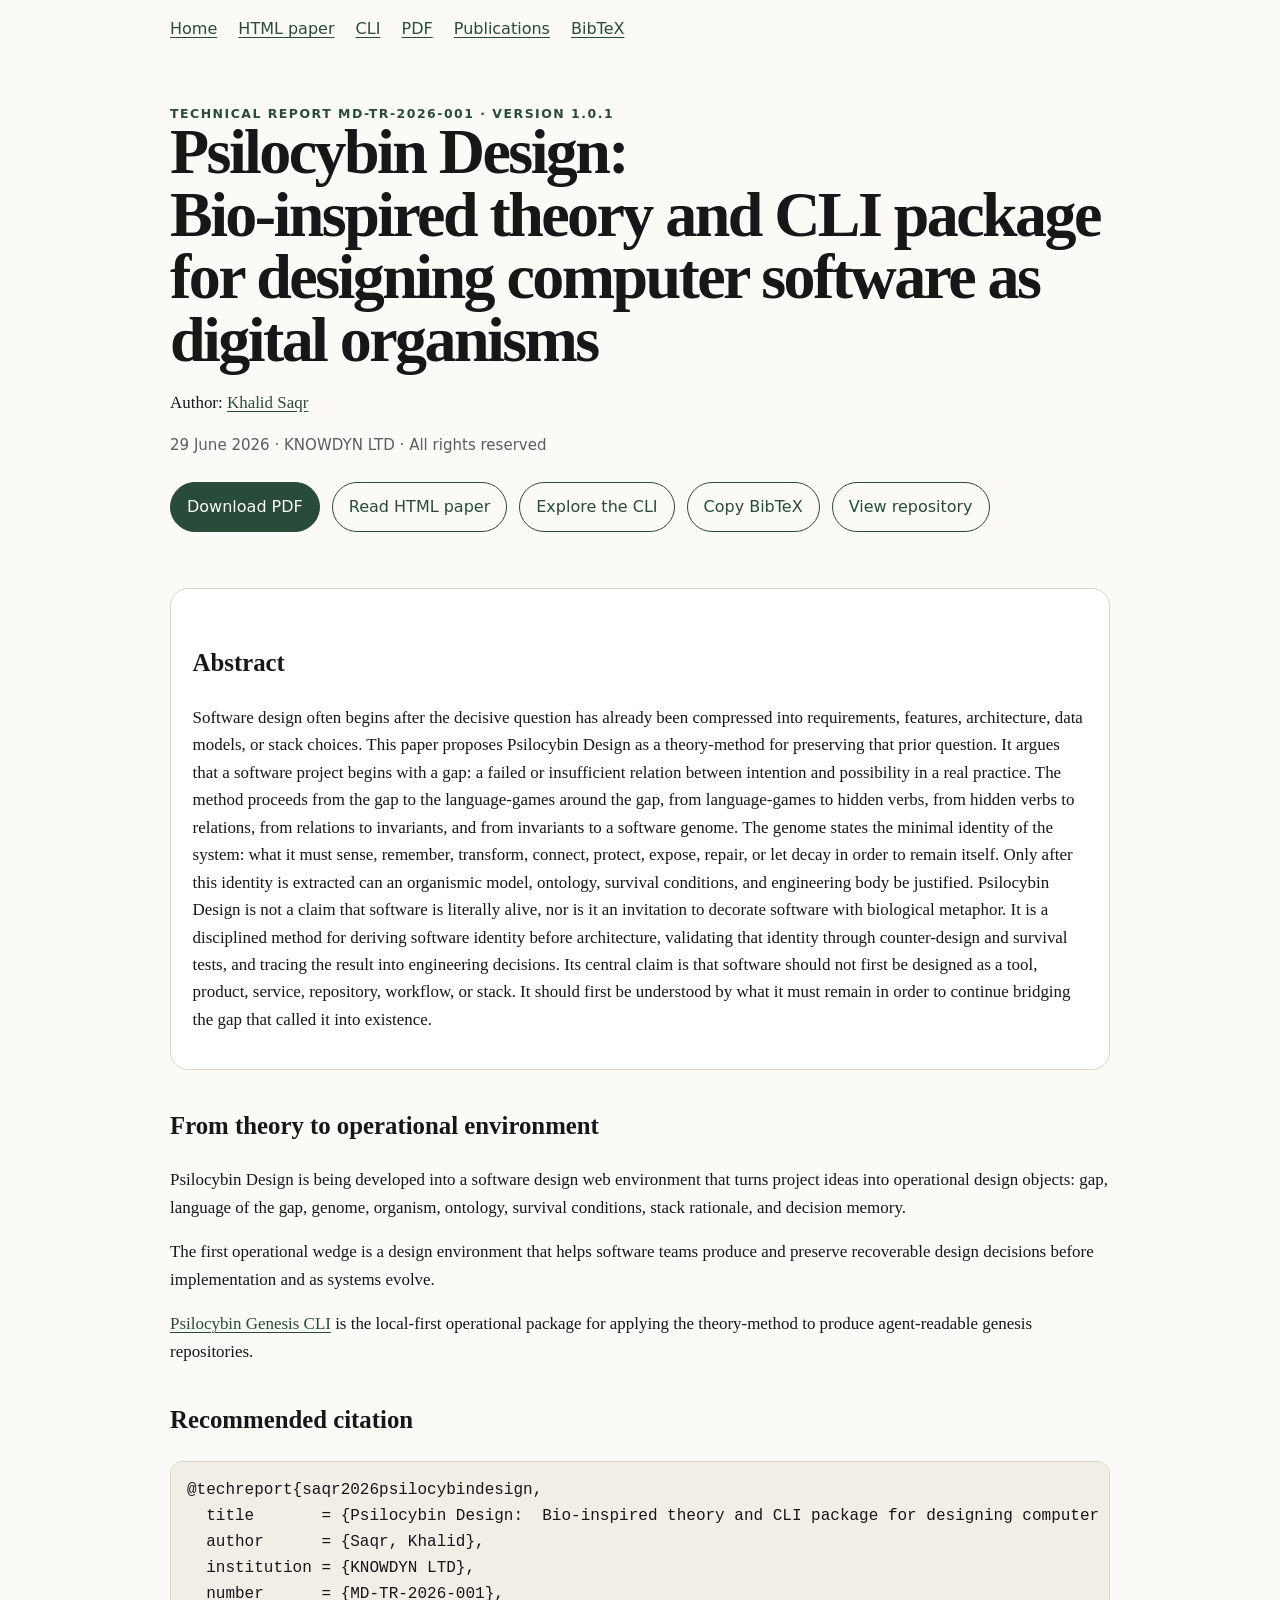
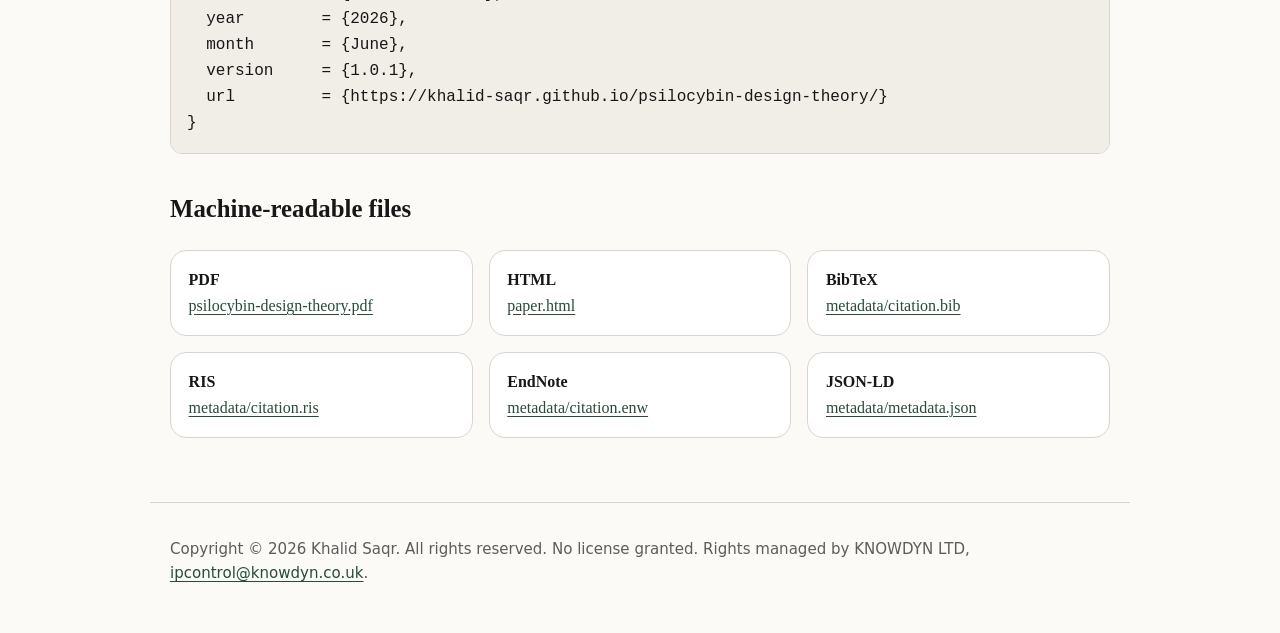
<file: docs/index.html>
<!doctype html>
<html lang="en">
<head>
<meta charset="utf-8">
<meta name="google-site-verification" content="B6UYHOLdfzN_0jhSE7MePoFbLi7_wJR-MAgerKh9d5Q" />
<meta name="viewport" content="width=device-width, initial-scale=1">
<title>Psilocybin Design:  Bio-inspired theory and CLI package for designing computer software as digital organisms</title>
<meta name="description" content="Software design often begins after the decisive question has already been compressed into requirements, features, architecture, data models, or stack choices. This paper proposes Psilocybin Design as a theory-method for preserving that prior question. It argues that a software project begins with a ga">
<meta name="author" content="Khalid Saqr">
<meta name="robots" content="index, follow, max-snippet:-1, max-image-preview:large, max-video-preview:-1">
<link rel="canonical" href="https://khalid-saqr.github.io/psilocybin-design-theory/">
<link rel="stylesheet" href="style.css">
<meta name="citation_title" content="Psilocybin Design:  Bio-inspired theory and CLI package for designing computer software as digital organisms">
<meta name="citation_author" content="Khalid Saqr">
<meta name="citation_publication_date" content="2026/06/29">
<meta name="citation_online_date" content="2026/06/29">
<meta name="citation_technical_report_institution" content="KNOWDYN LTD">
<meta name="citation_technical_report_number" content="MD-TR-2026-001">
<meta name="citation_pdf_url" content="https://khalid-saqr.github.io/psilocybin-design-theory/psilocybin-design-theory.pdf">
<meta name="citation_abstract_html_url" content="https://khalid-saqr.github.io/psilocybin-design-theory/">
<meta name="citation_fulltext_html_url" content="https://khalid-saqr.github.io/psilocybin-design-theory/paper.html">
<meta name="citation_language" content="en">
<meta name="citation_keywords" content="Psilocybin Design; software design theory; software architecture; software identity; decision memory; scientific computing; ontology; survival conditions">
<meta name="DC.title" content="Psilocybin Design:  Bio-inspired theory and CLI package for designing computer software as digital organisms">
<meta name="DC.creator" content="Khalid Saqr">
<meta name="DC.date" content="2026-06-29">
<meta name="DC.issued" content="2026-06-29">
<meta name="DC.type" content="Text.Report">
<meta name="DC.publisher" content="KNOWDYN LTD">
<meta name="DC.identifier" content="https://khalid-saqr.github.io/psilocybin-design-theory/psilocybin-design-theory.pdf">
<meta name="DC.language" content="en">
<meta name="DC.rights" content="Copyright © 2026 Khalid Saqr. All rights reserved. No license granted. Rights managed by KNOWDYN LTD.">
<meta name="prism.title" content="Psilocybin Design:  Bio-inspired theory and CLI package for designing computer software as digital organisms">
<meta name="prism.publicationDate" content="2026-06-29">
<meta name="prism.publicationName" content="Technical report MD-TR-2026-001, KNOWDYN LTD">
<meta property="og:type" content="article">
<meta property="og:title" content="Psilocybin Design:  Bio-inspired theory and CLI package for designing computer software as digital organisms">
<meta property="og:description" content="Software design often begins after the decisive question has already been compressed into requirements, features, architecture, data models, or stack choices. This paper proposes Psilocybin Design as a theory-method for preserving that prior question. It argues that a software project begins with a ga">
<meta property="og:url" content="https://khalid-saqr.github.io/psilocybin-design-theory/">
<meta property="og:site_name" content="Psilocybin Design Theory">
<meta name="twitter:card" content="summary">
<meta name="twitter:title" content="Psilocybin Design:  Bio-inspired theory and CLI package for designing computer software as digital organisms">
<meta name="twitter:description" content="Software design often begins after the decisive question has already been compressed into requirements, features, architecture, data models, or stack choices. This paper proposes Psilocybin Design as a theory-method for preserving that prior question. It argues that a software project begins with a ga">
<script type="application/ld+json">{"@context": "https://schema.org", "@type": "ScholarlyArticle", "name": "Psilocybin Design:  Bio-inspired theory and CLI package for designing computer software as digital organisms", "headline": "Psilocybin Design:  Bio-inspired theory and CLI package for designing computer software as digital organisms", "author": {"@type": "Person", "name": "Khalid Saqr", "identifier": "https://orcid.org/0000-0002-3058-2705"}, "datePublished": "2026-06-29", "dateModified": "2026-06-29", "version": "1.0.1", "abstract": "Software design often begins after the decisive question has already been compressed into requirements, features, architecture, data models, or stack choices. This paper proposes Psilocybin Design as a theory-method for preserving that prior question. It argues that a software project begins with a gap: a failed or insufficient relation between intention and possibility in a real practice. The method proceeds from the gap to the language-games around the gap, from language-games to hidden verbs, from hidden verbs to relations, from relations to invariants, and from invariants to a software genome. The genome states the minimal identity of the system: what it must sense, remember, transform, connect, protect, expose, repair, or let decay in order to remain itself. Only after this identity is extracted can an organismic model, ontology, survival conditions, and engineering body be justified. Psilocybin Design is not a claim that software is literally alive, nor is it an invitation to decorate software with biological metaphor. It is a disciplined method for deriving software identity before architecture, validating that identity through counter-design and survival tests, and tracing the result into engineering decisions. Its central claim is that software should not first be designed as a tool, product, service, repository, workflow, or stack. It should first be understood by what it must remain in order to continue bridging the gap that called it into existence.", "encoding": [{"@type": "MediaObject", "contentUrl": "https://khalid-saqr.github.io/psilocybin-design-theory/psilocybin-design-theory.pdf", "encodingFormat": "application/pdf"}, {"@type": "MediaObject", "contentUrl": "https://khalid-saqr.github.io/psilocybin-design-theory/paper.html", "encodingFormat": "text/html"}], "publisher": {"@type": "Organization", "name": "KNOWDYN LTD", "email": "ipcontrol@knowdyn.co.uk"}, "copyrightHolder": {"@type": "Person", "name": "Khalid Saqr"}, "copyrightYear": 2026, "license": "All rights reserved; no license granted", "url": "https://khalid-saqr.github.io/psilocybin-design-theory/", "isAccessibleForFree": true, "keywords": ["software design theory", "software architecture", "software identity", "decision memory", "scientific computing", "ontology", "survival conditions"]}</script>
</head>
<body>
<nav aria-label="Primary">
  <a href="./">Home</a>
  <a href="paper.html">HTML paper</a>
  <a href="cli.html">CLI</a>
  <a href="psilocybin-design-theory.pdf">PDF</a>
  <a href="publications.html">Publications</a>
  <a href="metadata/citation.bib">BibTeX</a>
</nav>
<header>
  <div class="kicker">Technical report MD-TR-2026-001 · Version 1.0.1</div>
  <h1 class="citation_title">Psilocybin Design:<br>Bio-inspired theory and CLI package for designing computer software as digital organisms</h1>
  <p class="citation_author author">Author: <a rel="author" href="https://orcid.org/0000-0002-3058-2705">Khalid Saqr</a></p>
  <p class="meta">29 June 2026 · KNOWDYN LTD · All rights reserved</p>
  <div class="actions">
    <a class="button primary" href="psilocybin-design-theory.pdf">Download PDF</a>
    <a class="button" href="paper.html">Read HTML paper</a>
    <a class="button" href="cli.html">Explore the CLI</a>
    <a class="button" href="metadata/citation.bib">Copy BibTeX</a>
    <a class="button" href="https://github.com/khalid-saqr/psilocybin-design-theory">View repository</a>
  </div>
</header>
<main>
  <section class="abstract" aria-labelledby="abstract-heading">
    <h2 id="abstract-heading">Abstract</h2>
    <p>Software design often begins after the decisive question has already been compressed into requirements, features, architecture, data models, or stack choices. This paper proposes Psilocybin Design as a theory-method for preserving that prior question. It argues that a software project begins with a gap: a failed or insufficient relation between intention and possibility in a real practice. The method proceeds from the gap to the language-games around the gap, from language-games to hidden verbs, from hidden verbs to relations, from relations to invariants, and from invariants to a software genome. The genome states the minimal identity of the system: what it must sense, remember, transform, connect, protect, expose, repair, or let decay in order to remain itself. Only after this identity is extracted can an organismic model, ontology, survival conditions, and engineering body be justified. Psilocybin Design is not a claim that software is literally alive, nor is it an invitation to decorate software with biological metaphor. It is a disciplined method for deriving software identity before architecture, validating that identity through counter-design and survival tests, and tracing the result into engineering decisions. Its central claim is that software should not first be designed as a tool, product, service, repository, workflow, or stack. It should first be understood by what it must remain in order to continue bridging the gap that called it into existence.</p>
  </section>
  <section aria-labelledby="product-heading">
    <h2 id="product-heading">From theory to operational environment</h2>
    <p>Psilocybin Design is being developed into a software design web environment that turns project ideas into operational design objects: gap, language of the gap, genome, organism, ontology, survival conditions, stack rationale, and decision memory.</p>
    <p>The first operational wedge is a design environment that helps software teams produce and preserve recoverable design decisions before implementation and as systems evolve.</p>
    <p><a href="cli.html">Psilocybin Genesis CLI</a> is the local-first operational package for applying the theory-method to produce agent-readable genesis repositories.</p>
  </section>
  <section aria-labelledby="citation-heading">
    <h2 id="citation-heading">Recommended citation</h2>
    <pre><code>@techreport{saqr2026psilocybindesign,
  title       = {Psilocybin Design:  Bio-inspired theory and CLI package for designing computer software as digital organisms},
  author      = {Saqr, Khalid},
  institution = {KNOWDYN LTD},
  number      = {MD-TR-2026-001},
  year        = {2026},
  month       = {June},
  version     = {1.0.1},
  url         = {https://khalid-saqr.github.io/psilocybin-design-theory/}
}</code></pre>
  </section>
  <section aria-labelledby="files-heading">
    <h2 id="files-heading">Machine-readable files</h2>
    <div class="grid">
      <div class="card"><strong>PDF</strong><br><a href="psilocybin-design-theory.pdf">psilocybin-design-theory.pdf</a></div>
      <div class="card"><strong>HTML</strong><br><a href="paper.html">paper.html</a></div>
      <div class="card"><strong>BibTeX</strong><br><a href="metadata/citation.bib">metadata/citation.bib</a></div>
      <div class="card"><strong>RIS</strong><br><a href="metadata/citation.ris">metadata/citation.ris</a></div>
      <div class="card"><strong>EndNote</strong><br><a href="metadata/citation.enw">metadata/citation.enw</a></div>
      <div class="card"><strong>JSON-LD</strong><br><a href="metadata/metadata.json">metadata/metadata.json</a></div>
    </div>
  </section>
</main>
<footer><p class="small">Copyright © 2026 Khalid Saqr. All rights reserved. No license granted. Rights managed by KNOWDYN LTD, <a href="mailto:ipcontrol@knowdyn.co.uk">ipcontrol@knowdyn.co.uk</a>.</p></footer>
</body>
</html>
</file>
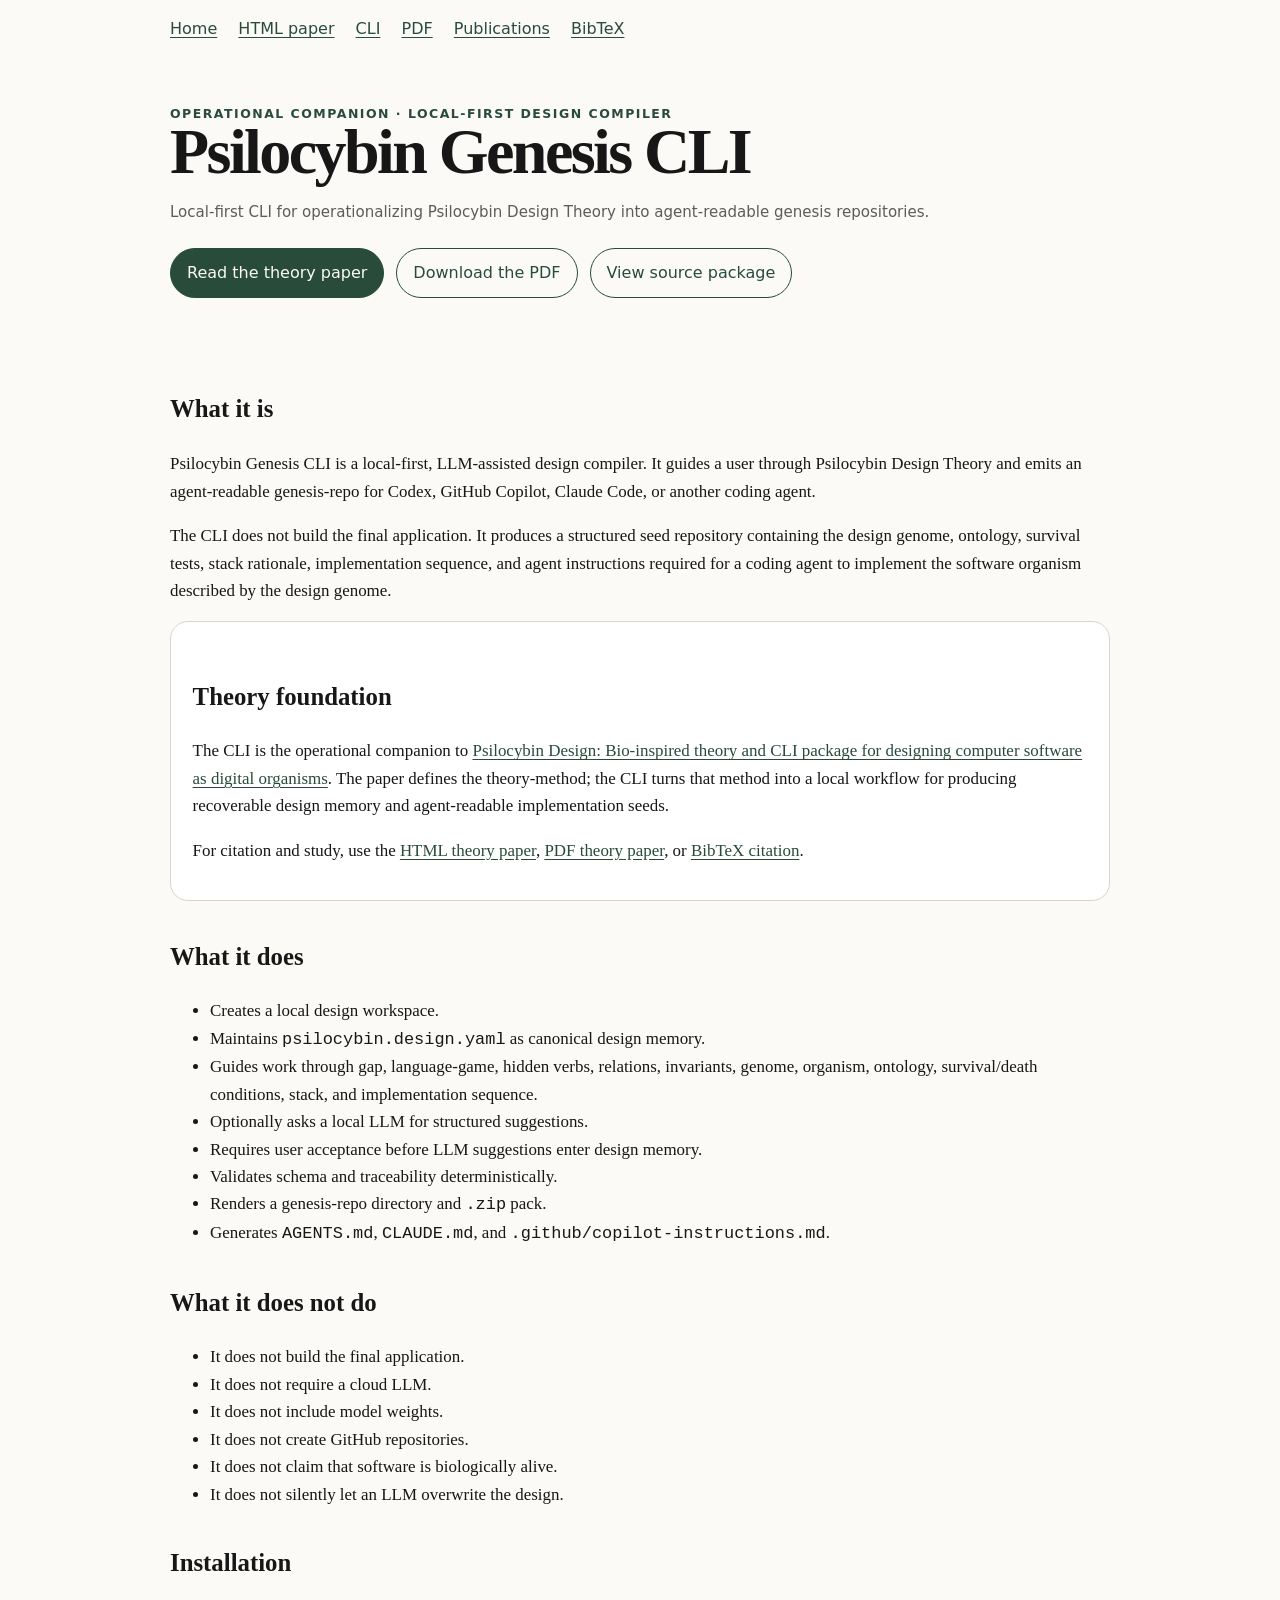
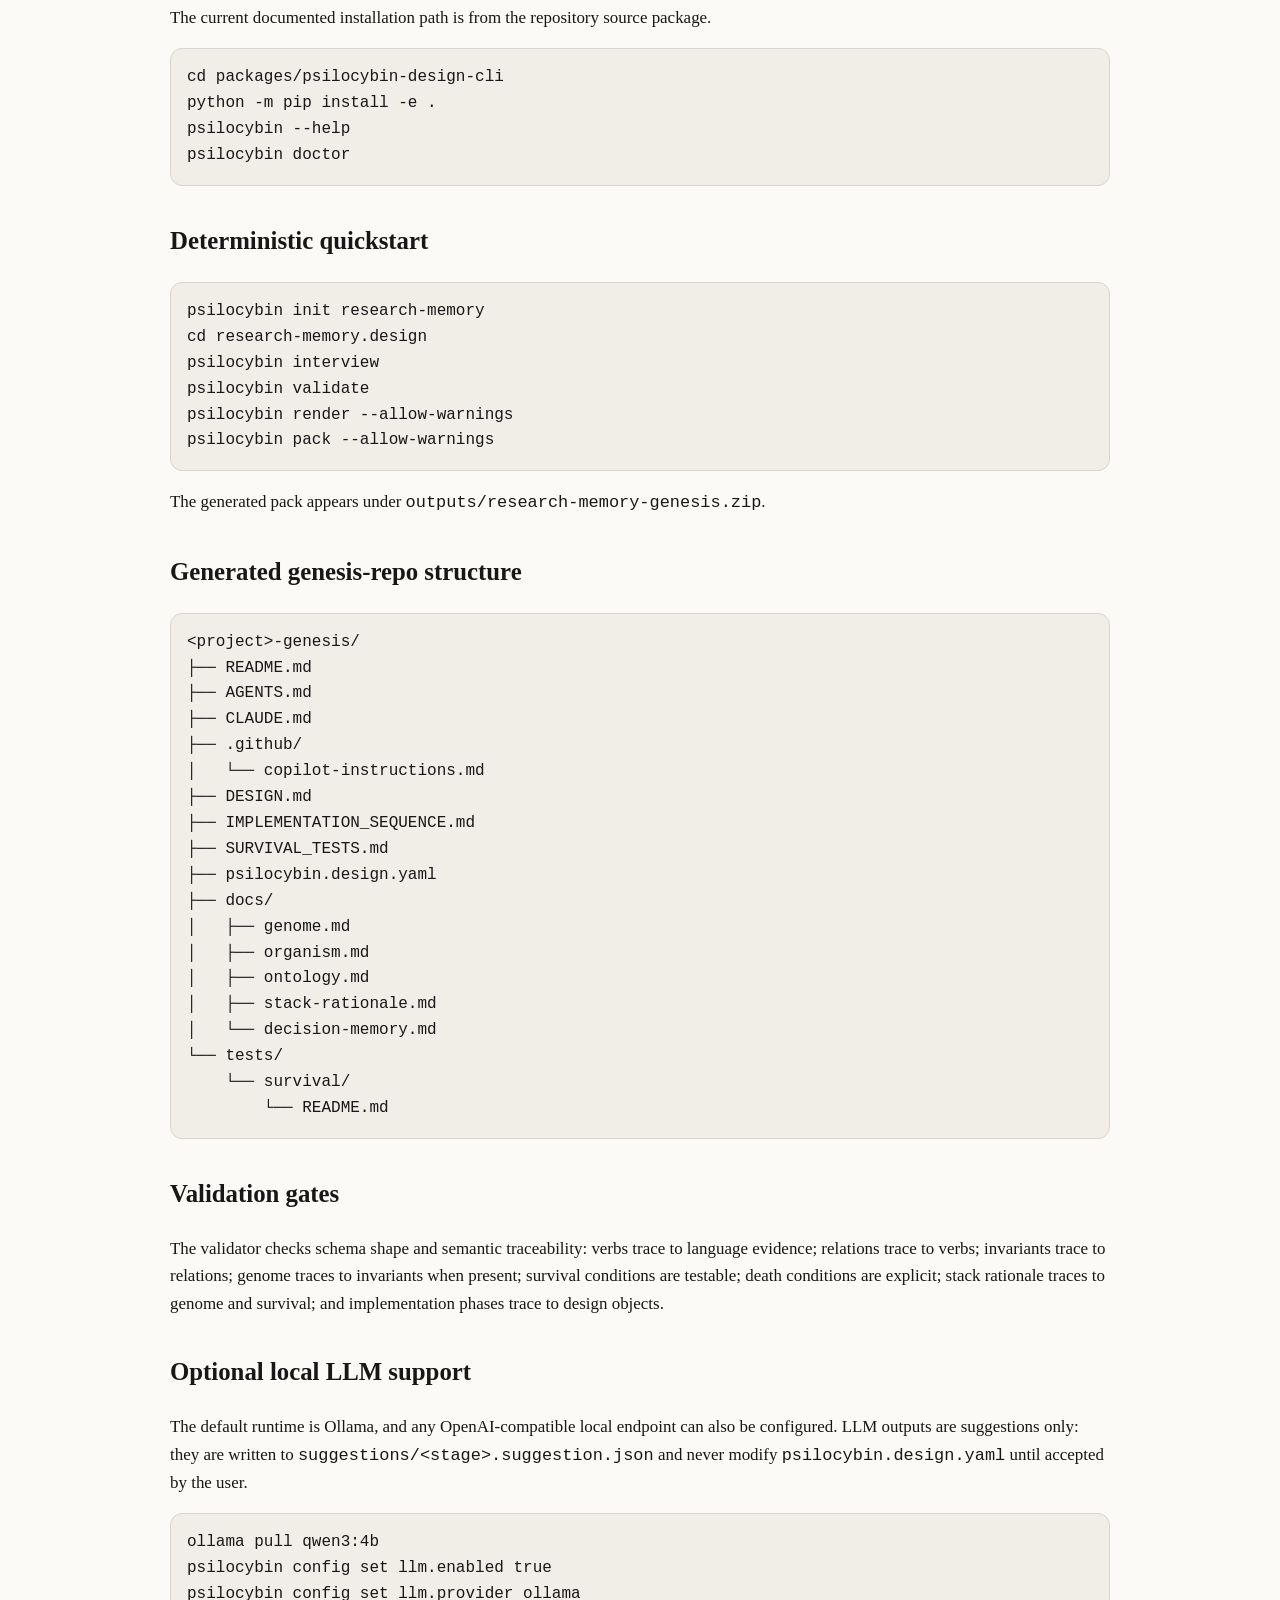
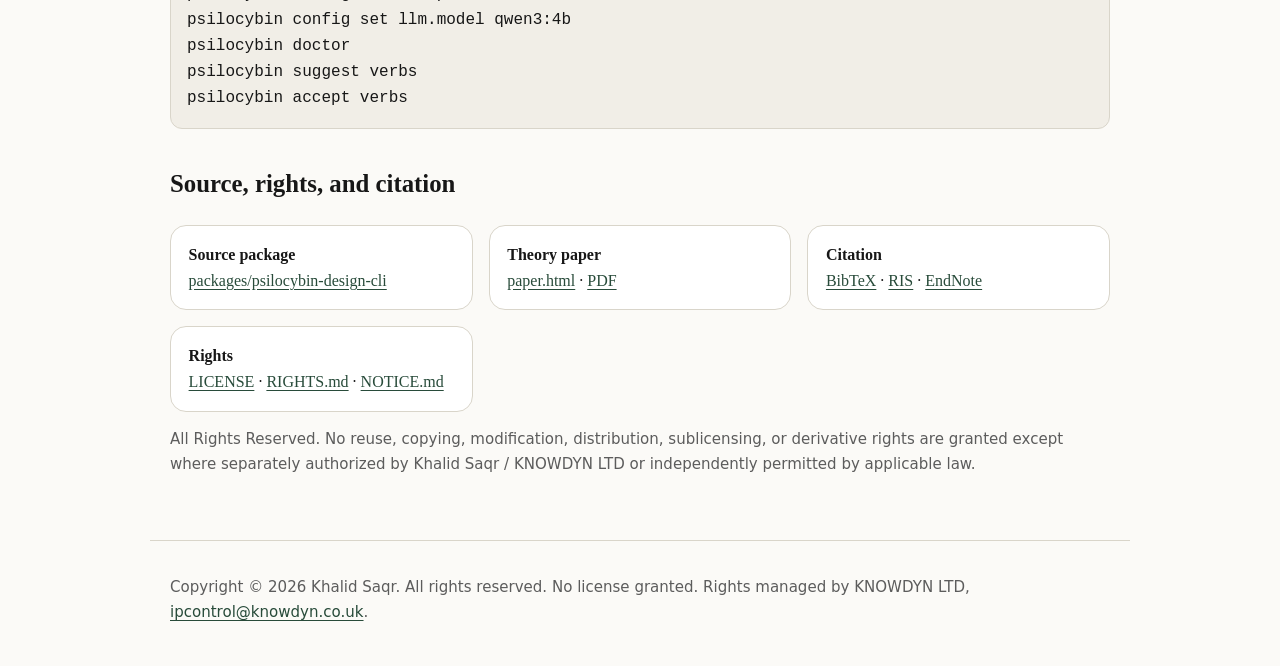
<file: docs/cli.html>
<!doctype html>
<html lang="en">
<head>
<meta charset="utf-8">
<meta name="viewport" content="width=device-width, initial-scale=1">
<title>Psilocybin Genesis CLI | Psilocybin Design Theory</title>
<meta name="description" content="Local-first CLI for operationalizing Psilocybin Design Theory into agent-readable genesis repositories.">
<meta name="author" content="Khalid Saqr">
<meta name="robots" content="index, follow, max-snippet:-1, max-image-preview:large, max-video-preview:-1">
<link rel="canonical" href="https://khalid-saqr.github.io/psilocybin-design-theory/cli.html">
<link rel="stylesheet" href="style.css">
<meta property="og:type" content="website">
<meta property="og:title" content="Psilocybin Genesis CLI">
<meta property="og:description" content="Local-first CLI for operationalizing Psilocybin Design Theory into agent-readable genesis repositories.">
<meta property="og:url" content="https://khalid-saqr.github.io/psilocybin-design-theory/cli.html">
<meta property="og:site_name" content="Psilocybin Design Theory">
<meta name="twitter:card" content="summary">
<meta name="twitter:title" content="Psilocybin Genesis CLI">
<meta name="twitter:description" content="Local-first CLI for operationalizing Psilocybin Design Theory into agent-readable genesis repositories.">
<script type="application/ld+json">{"@context":"https://schema.org","@type":"SoftwareApplication","name":"Psilocybin Genesis CLI","description":"Local-first CLI for operationalizing Psilocybin Design Theory into agent-readable genesis repositories.","applicationCategory":"DeveloperApplication","operatingSystem":"Windows, macOS, Linux","programmingLanguage":"Python","isBasedOn":"https://khalid-saqr.github.io/psilocybin-design-theory/paper.html","codeRepository":"https://github.com/khalid-saqr/psilocybin-design-theory/tree/main/packages/psilocybin-design-cli","author":{"@type":"Person","name":"Khalid Saqr","identifier":"https://orcid.org/0000-0002-3058-2705"},"copyrightHolder":{"@type":"Person","name":"Khalid Saqr"},"copyrightYear":2026,"license":"All rights reserved; no license granted"}</script>
</head>
<body>
<nav aria-label="Primary">
  <a href="./">Home</a>
  <a href="paper.html">HTML paper</a>
  <a href="cli.html">CLI</a>
  <a href="psilocybin-design-theory.pdf">PDF</a>
  <a href="publications.html">Publications</a>
  <a href="metadata/citation.bib">BibTeX</a>
</nav>
<header>
  <div class="kicker">Operational companion · Local-first design compiler</div>
  <h1>Psilocybin Genesis CLI</h1>
  <p class="meta">Local-first CLI for operationalizing Psilocybin Design Theory into agent-readable genesis repositories.</p>
  <div class="actions">
    <a class="button primary" href="paper.html">Read the theory paper</a>
    <a class="button" href="psilocybin-design-theory.pdf">Download the PDF</a>
    <a class="button" href="https://github.com/khalid-saqr/psilocybin-design-theory/tree/main/packages/psilocybin-design-cli">View source package</a>
  </div>
</header>
<main>
  <section aria-labelledby="what-it-is">
    <h2 id="what-it-is">What it is</h2>
    <p>Psilocybin Genesis CLI is a local-first, LLM-assisted design compiler. It guides a user through Psilocybin Design Theory and emits an agent-readable genesis-repo for Codex, GitHub Copilot, Claude Code, or another coding agent.</p>
    <p>The CLI does not build the final application. It produces a structured seed repository containing the design genome, ontology, survival tests, stack rationale, implementation sequence, and agent instructions required for a coding agent to implement the software organism described by the design genome.</p>
  </section>
  <section class="abstract" aria-labelledby="theory-foundation">
    <h2 id="theory-foundation">Theory foundation</h2>
    <p>The CLI is the operational companion to <a href="paper.html">Psilocybin Design:  Bio-inspired theory and CLI package for designing computer software as digital organisms</a>. The paper defines the theory-method; the CLI turns that method into a local workflow for producing recoverable design memory and agent-readable implementation seeds.</p>
    <p>For citation and study, use the <a href="paper.html">HTML theory paper</a>, <a href="psilocybin-design-theory.pdf">PDF theory paper</a>, or <a href="metadata/citation.bib">BibTeX citation</a>.</p>
  </section>
  <section aria-labelledby="what-it-does">
    <h2 id="what-it-does">What it does</h2>
    <ul>
      <li>Creates a local design workspace.</li>
      <li>Maintains <code>psilocybin.design.yaml</code> as canonical design memory.</li>
      <li>Guides work through gap, language-game, hidden verbs, relations, invariants, genome, organism, ontology, survival/death conditions, stack, and implementation sequence.</li>
      <li>Optionally asks a local LLM for structured suggestions.</li>
      <li>Requires user acceptance before LLM suggestions enter design memory.</li>
      <li>Validates schema and traceability deterministically.</li>
      <li>Renders a genesis-repo directory and <code>.zip</code> pack.</li>
      <li>Generates <code>AGENTS.md</code>, <code>CLAUDE.md</code>, and <code>.github/copilot-instructions.md</code>.</li>
    </ul>
  </section>
  <section aria-labelledby="what-it-does-not-do">
    <h2 id="what-it-does-not-do">What it does not do</h2>
    <ul>
      <li>It does not build the final application.</li>
      <li>It does not require a cloud LLM.</li>
      <li>It does not include model weights.</li>
      <li>It does not create GitHub repositories.</li>
      <li>It does not claim that software is biologically alive.</li>
      <li>It does not silently let an LLM overwrite the design.</li>
    </ul>
  </section>
  <section aria-labelledby="installation">
    <h2 id="installation">Installation</h2>
    <p>The current documented installation path is from the repository source package.</p>
    <pre><code>cd packages/psilocybin-design-cli
python -m pip install -e .
psilocybin --help
psilocybin doctor</code></pre>
  </section>
  <section aria-labelledby="quickstart">
    <h2 id="quickstart">Deterministic quickstart</h2>
    <pre><code>psilocybin init research-memory
cd research-memory.design
psilocybin interview
psilocybin validate
psilocybin render --allow-warnings
psilocybin pack --allow-warnings</code></pre>
    <p>The generated pack appears under <code>outputs/research-memory-genesis.zip</code>.</p>
  </section>
  <section aria-labelledby="generated-structure">
    <h2 id="generated-structure">Generated genesis-repo structure</h2>
    <pre><code>&lt;project&gt;-genesis/
├── README.md
├── AGENTS.md
├── CLAUDE.md
├── .github/
│   └── copilot-instructions.md
├── DESIGN.md
├── IMPLEMENTATION_SEQUENCE.md
├── SURVIVAL_TESTS.md
├── psilocybin.design.yaml
├── docs/
│   ├── genome.md
│   ├── organism.md
│   ├── ontology.md
│   ├── stack-rationale.md
│   └── decision-memory.md
└── tests/
    └── survival/
        └── README.md</code></pre>
  </section>
  <section aria-labelledby="validation-gates">
    <h2 id="validation-gates">Validation gates</h2>
    <p>The validator checks schema shape and semantic traceability: verbs trace to language evidence; relations trace to verbs; invariants trace to relations; genome traces to invariants when present; survival conditions are testable; death conditions are explicit; stack rationale traces to genome and survival; and implementation phases trace to design objects.</p>
  </section>
  <section aria-labelledby="llm-support">
    <h2 id="llm-support">Optional local LLM support</h2>
    <p>The default runtime is Ollama, and any OpenAI-compatible local endpoint can also be configured. LLM outputs are suggestions only: they are written to <code>suggestions/&lt;stage&gt;.suggestion.json</code> and never modify <code>psilocybin.design.yaml</code> until accepted by the user.</p>
    <pre><code>ollama pull qwen3:4b
psilocybin config set llm.enabled true
psilocybin config set llm.provider ollama
psilocybin config set llm.model qwen3:4b
psilocybin doctor
psilocybin suggest verbs
psilocybin accept verbs</code></pre>
  </section>
  <section aria-labelledby="source-rights-citation">
    <h2 id="source-rights-citation">Source, rights, and citation</h2>
    <div class="grid">
      <div class="card"><strong>Source package</strong><br><a href="https://github.com/khalid-saqr/psilocybin-design-theory/tree/main/packages/psilocybin-design-cli">packages/psilocybin-design-cli</a></div>
      <div class="card"><strong>Theory paper</strong><br><a href="paper.html">paper.html</a> · <a href="psilocybin-design-theory.pdf">PDF</a></div>
      <div class="card"><strong>Citation</strong><br><a href="metadata/citation.bib">BibTeX</a> · <a href="metadata/citation.ris">RIS</a> · <a href="metadata/citation.enw">EndNote</a></div>
      <div class="card"><strong>Rights</strong><br><a href="https://github.com/khalid-saqr/psilocybin-design-theory/blob/main/LICENSE">LICENSE</a> · <a href="https://github.com/khalid-saqr/psilocybin-design-theory/blob/main/RIGHTS.md">RIGHTS.md</a> · <a href="https://github.com/khalid-saqr/psilocybin-design-theory/blob/main/NOTICE.md">NOTICE.md</a></div>
    </div>
    <p class="small">All Rights Reserved. No reuse, copying, modification, distribution, sublicensing, or derivative rights are granted except where separately authorized by Khalid Saqr / KNOWDYN LTD or independently permitted by applicable law.</p>
  </section>
</main>
<footer><p class="small">Copyright © 2026 Khalid Saqr. All rights reserved. No license granted. Rights managed by KNOWDYN LTD, <a href="mailto:ipcontrol@knowdyn.co.uk">ipcontrol@knowdyn.co.uk</a>.</p></footer>
</body>
</html>
</file>
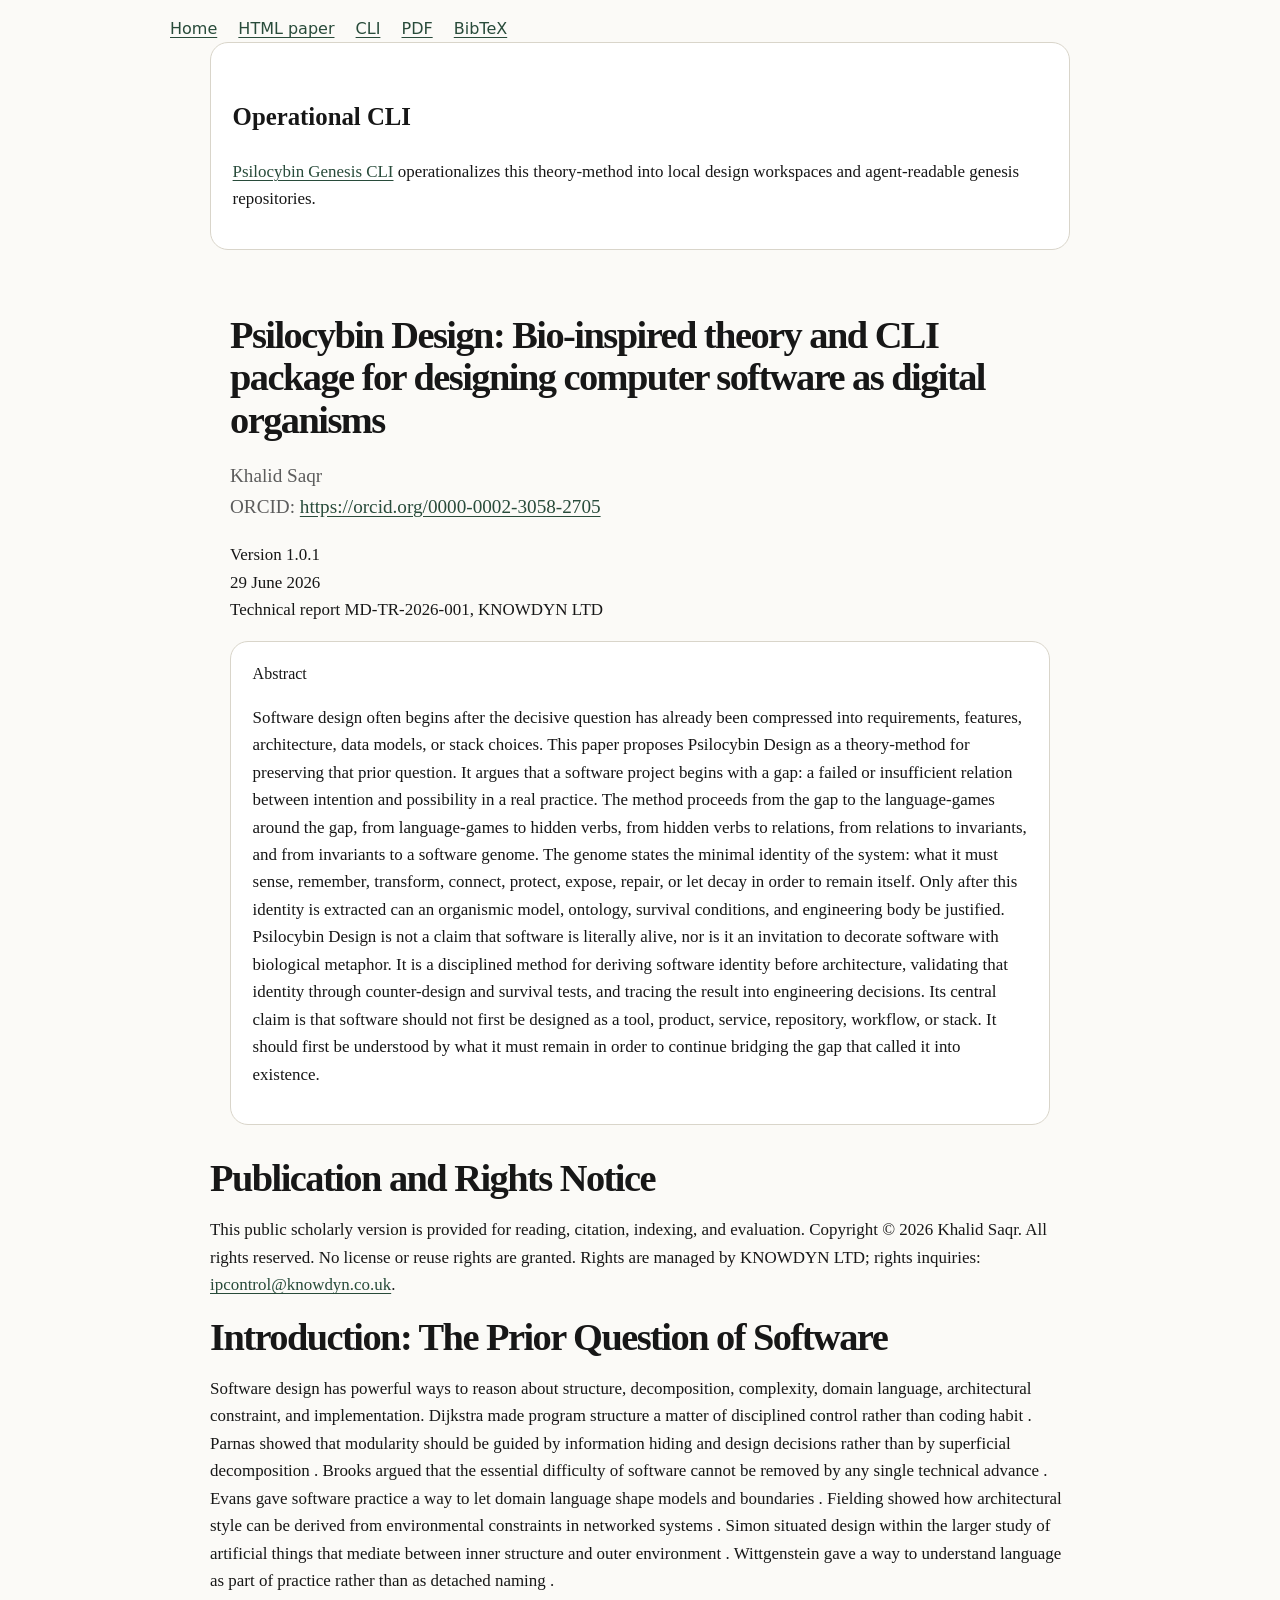
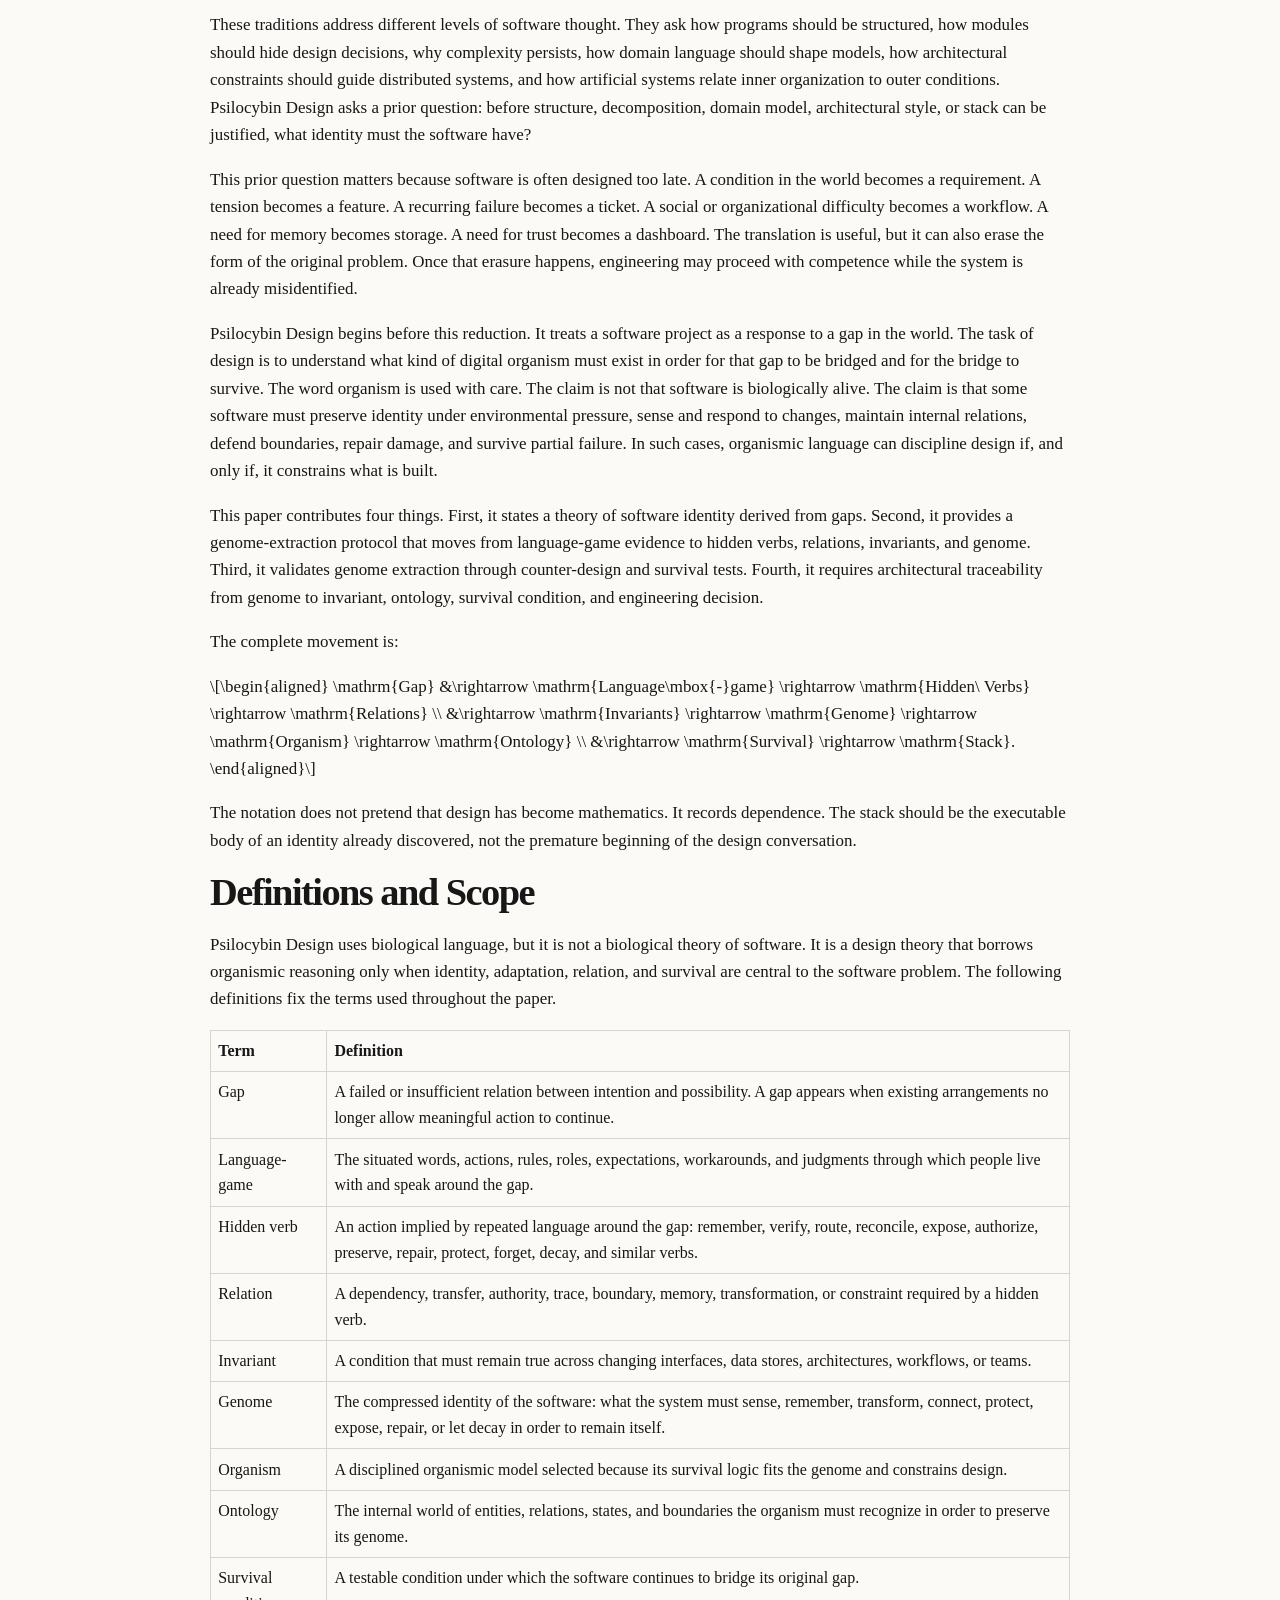
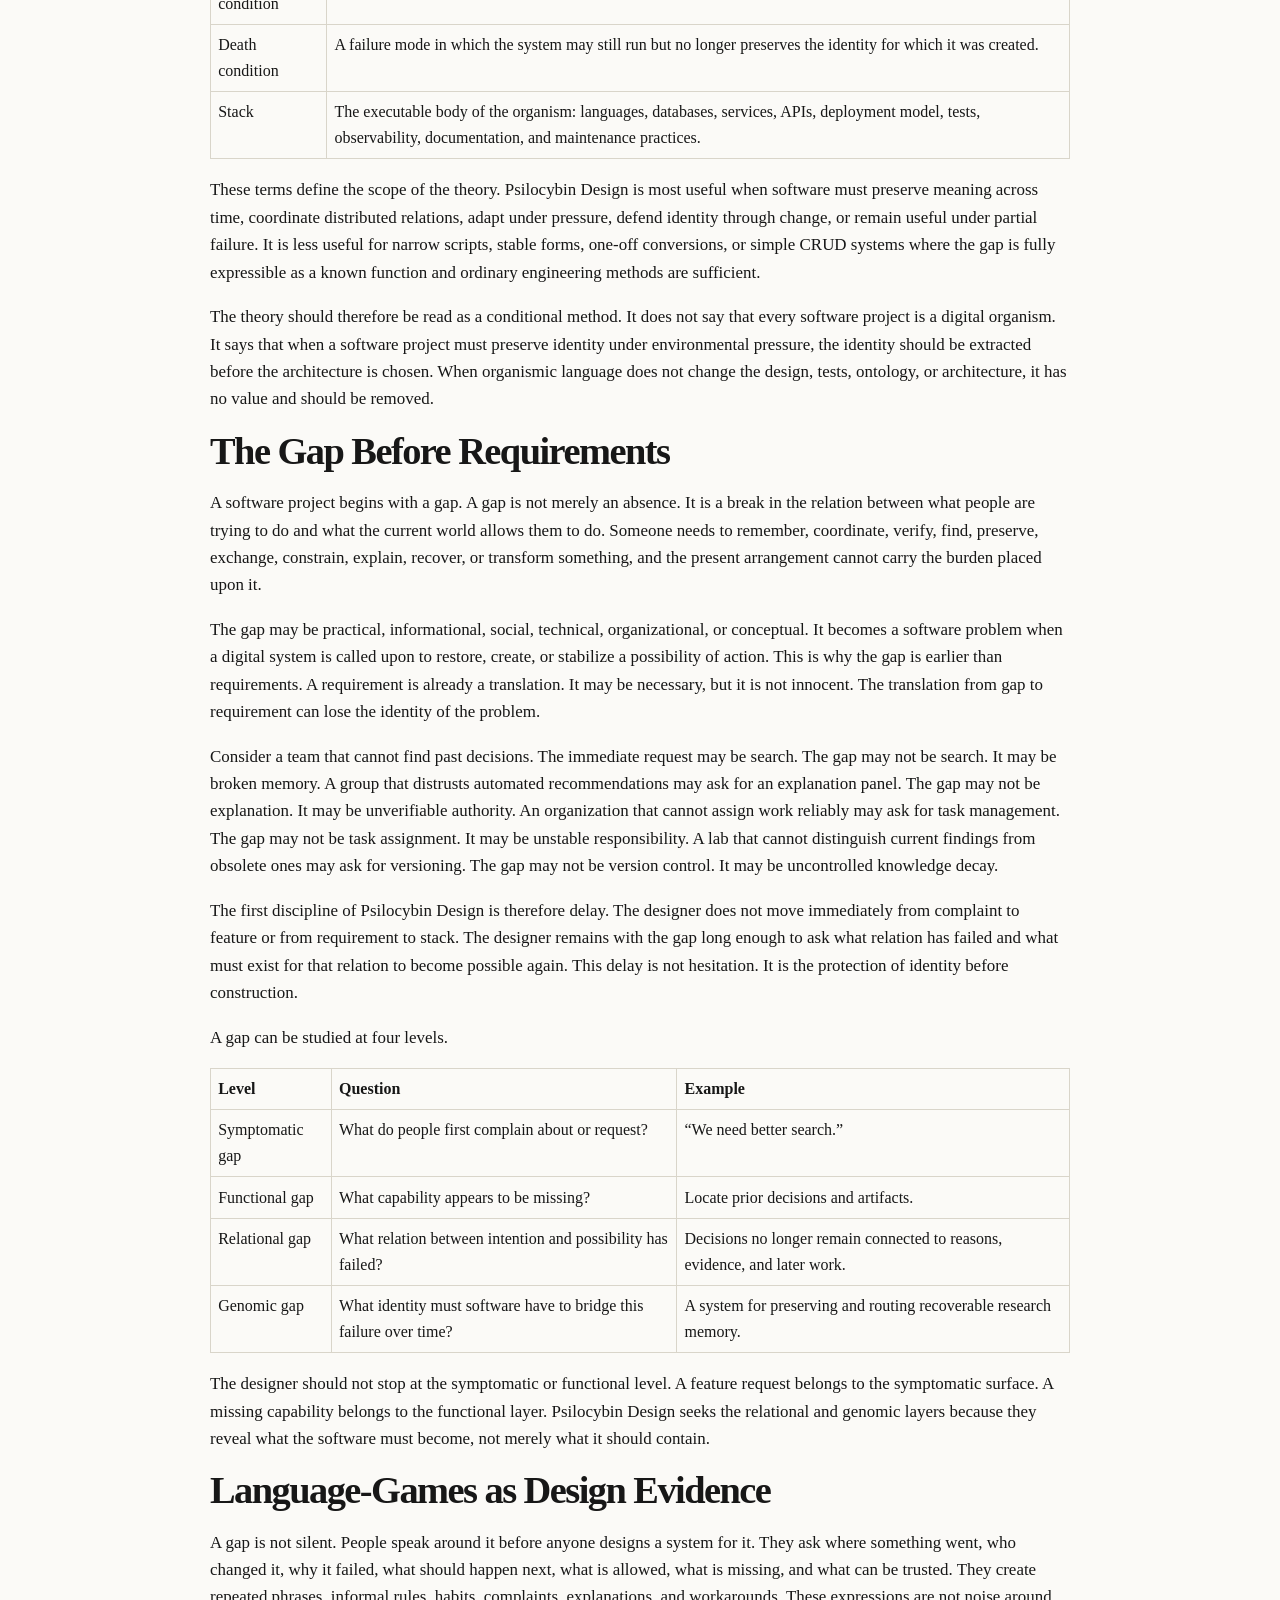
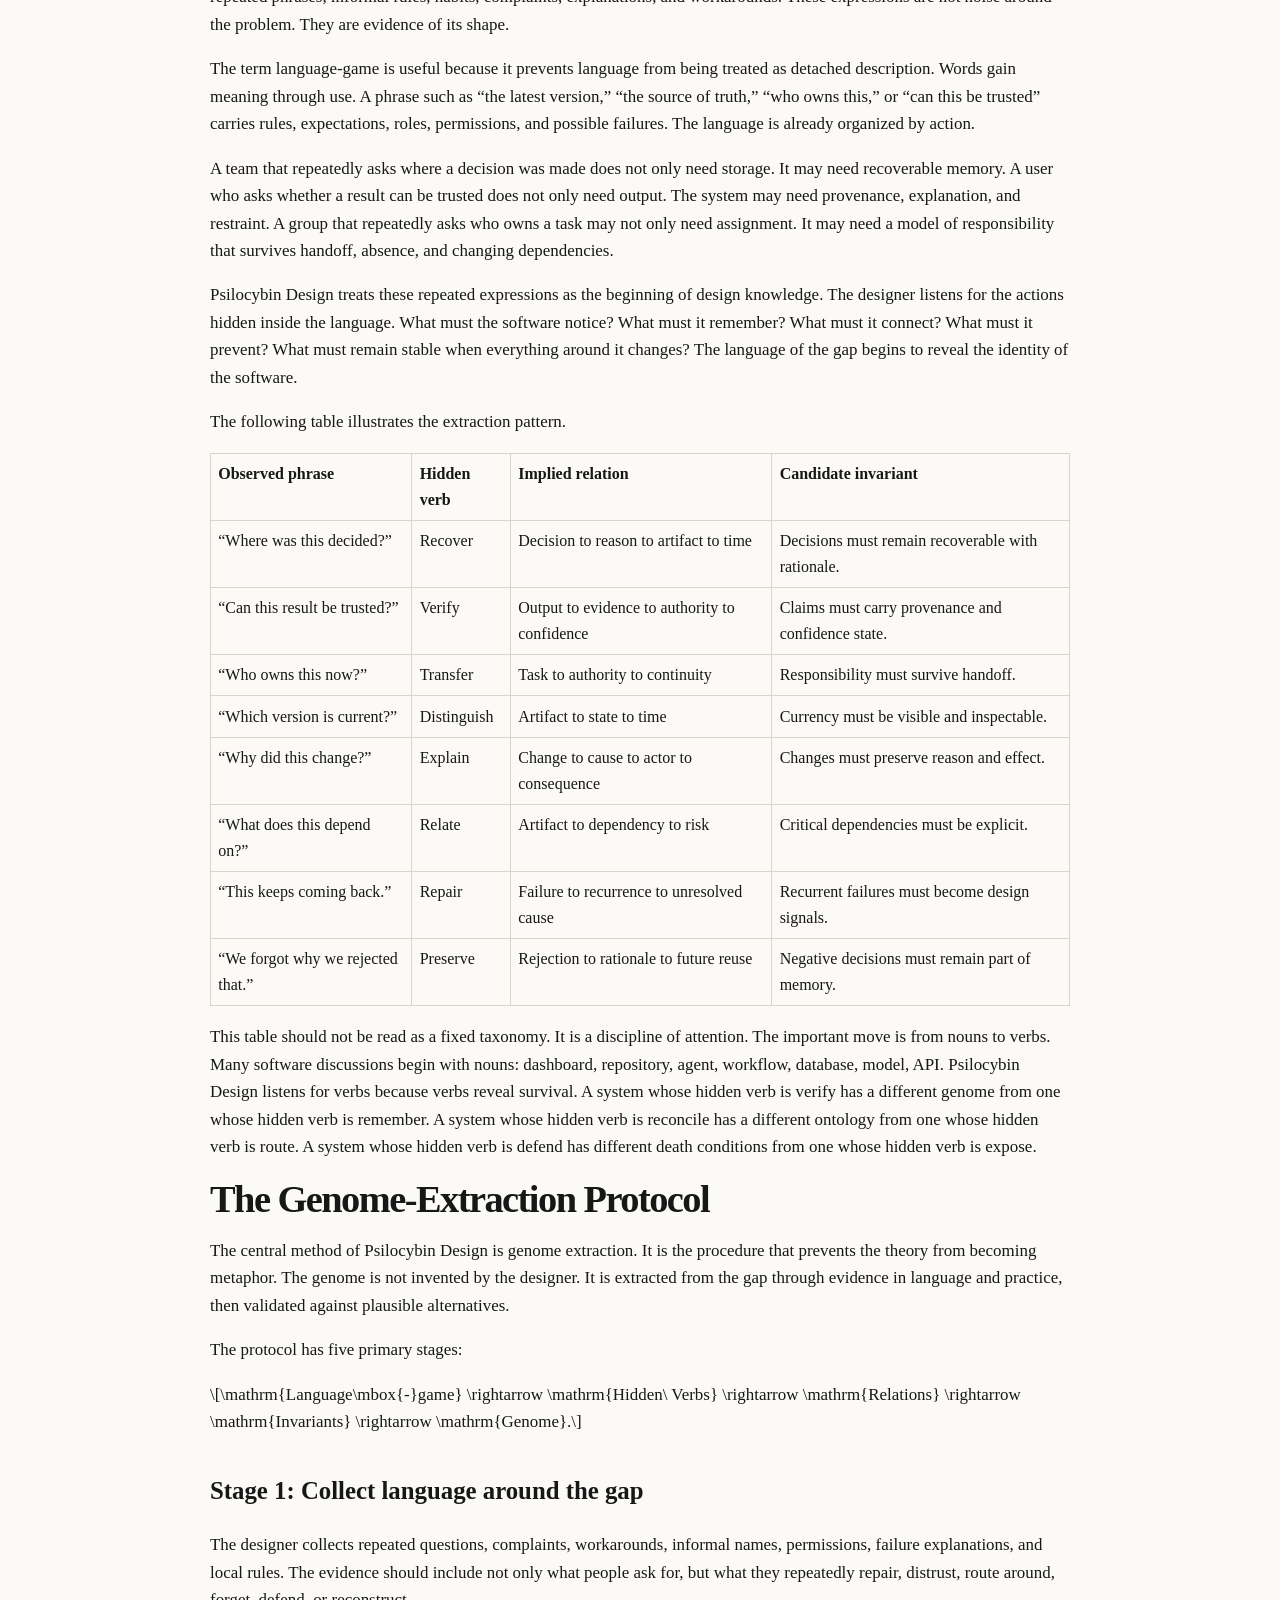
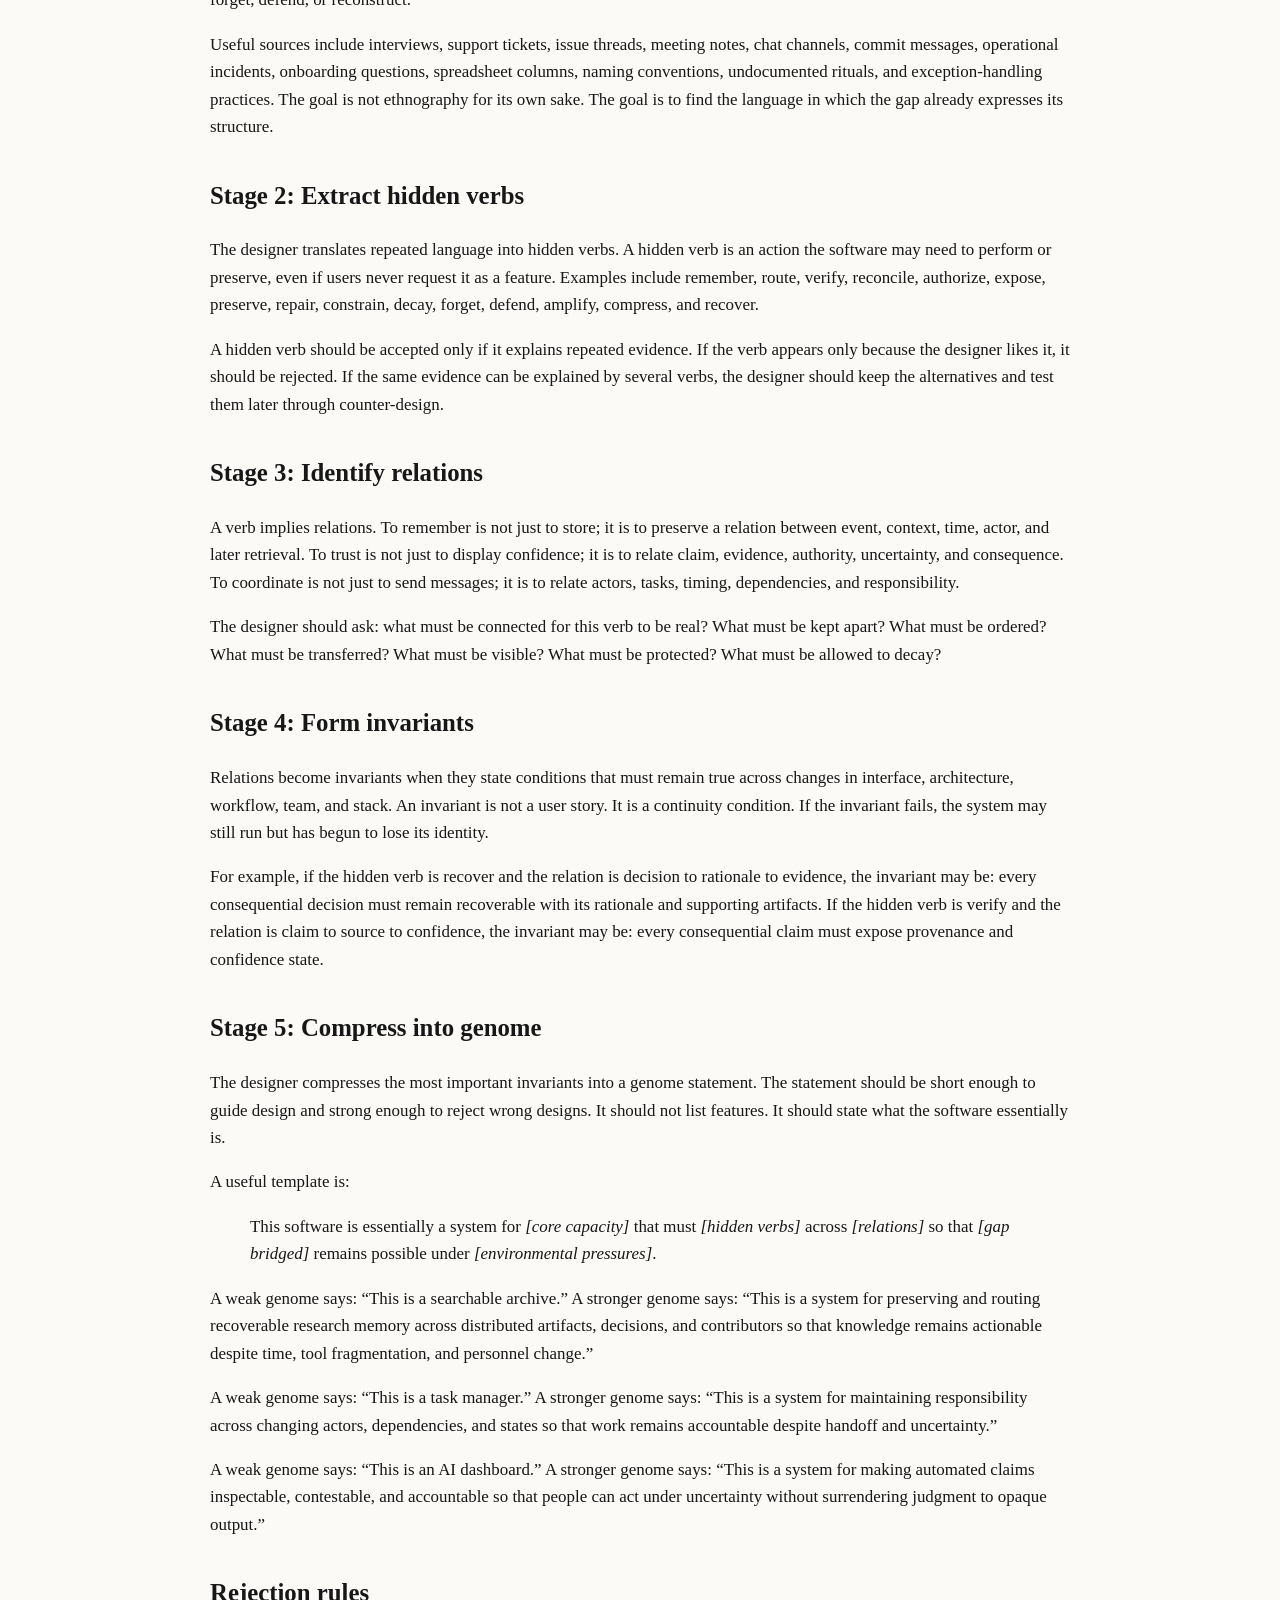
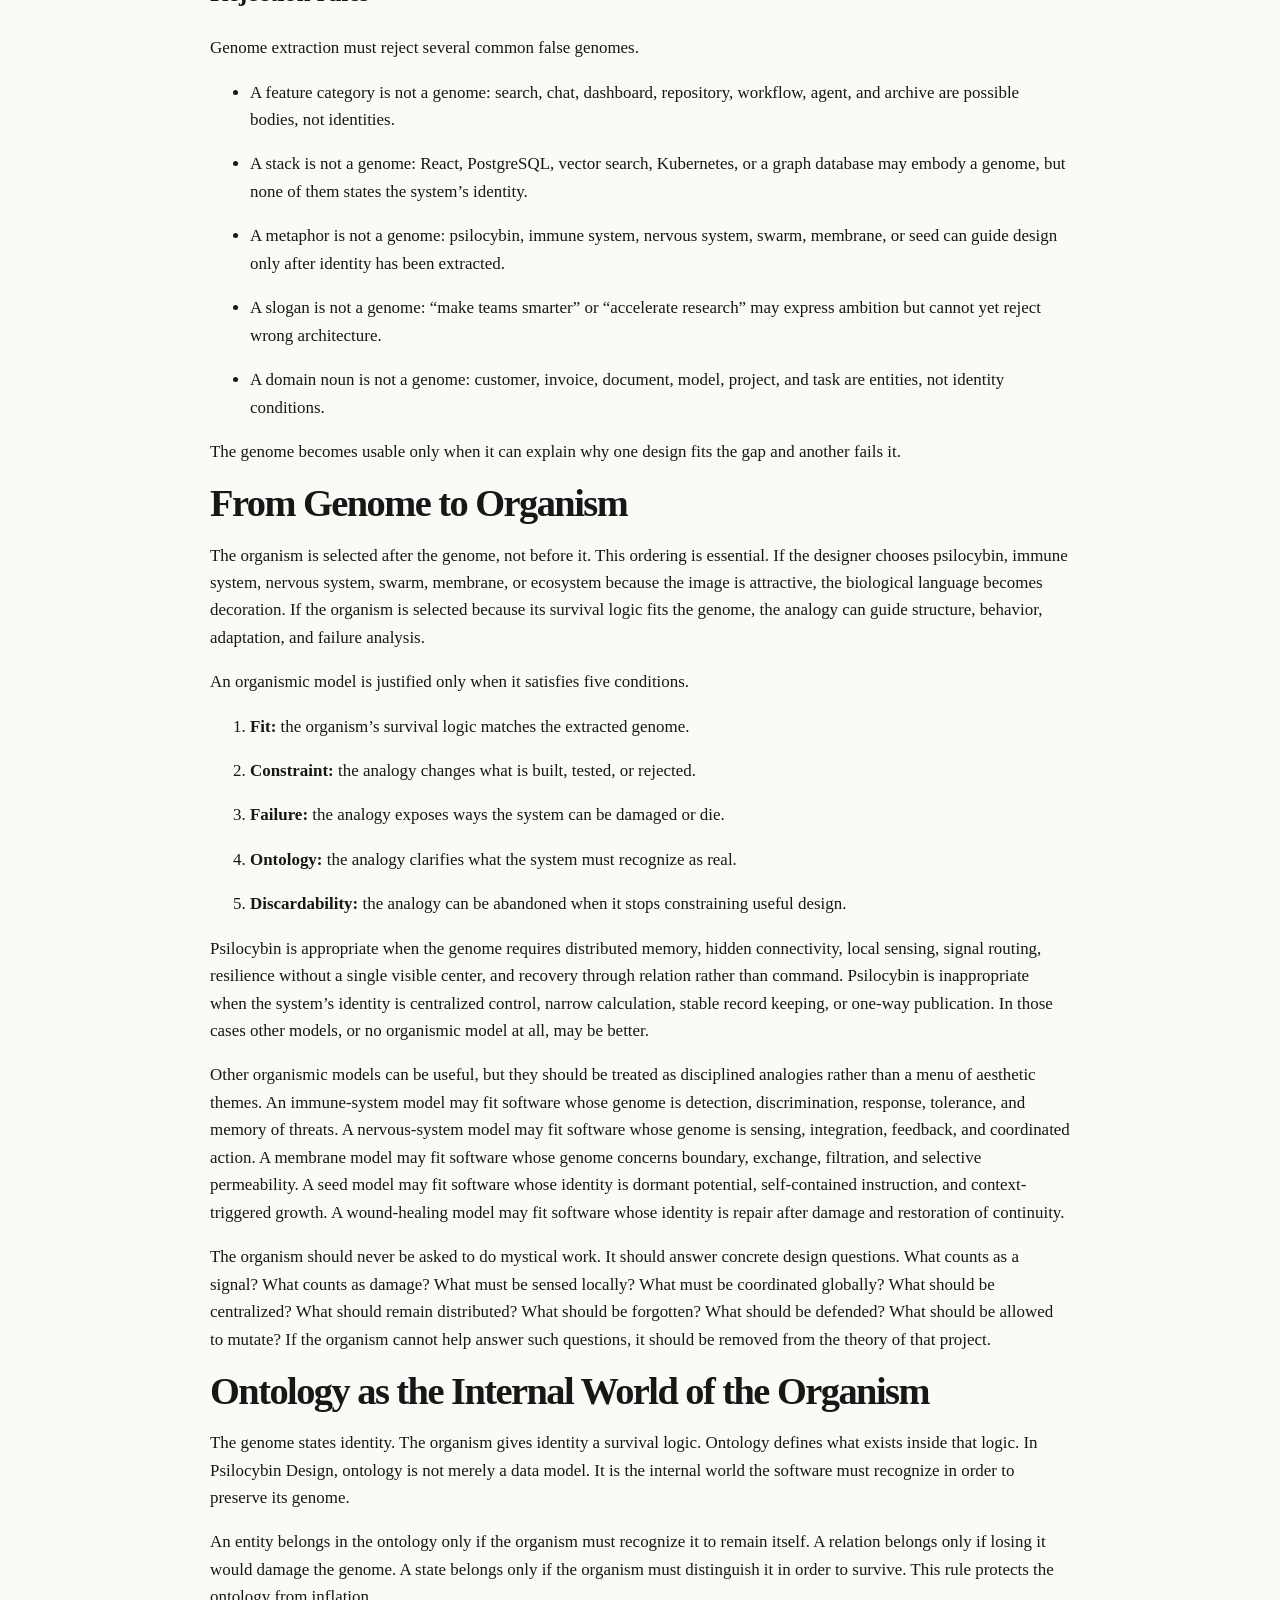
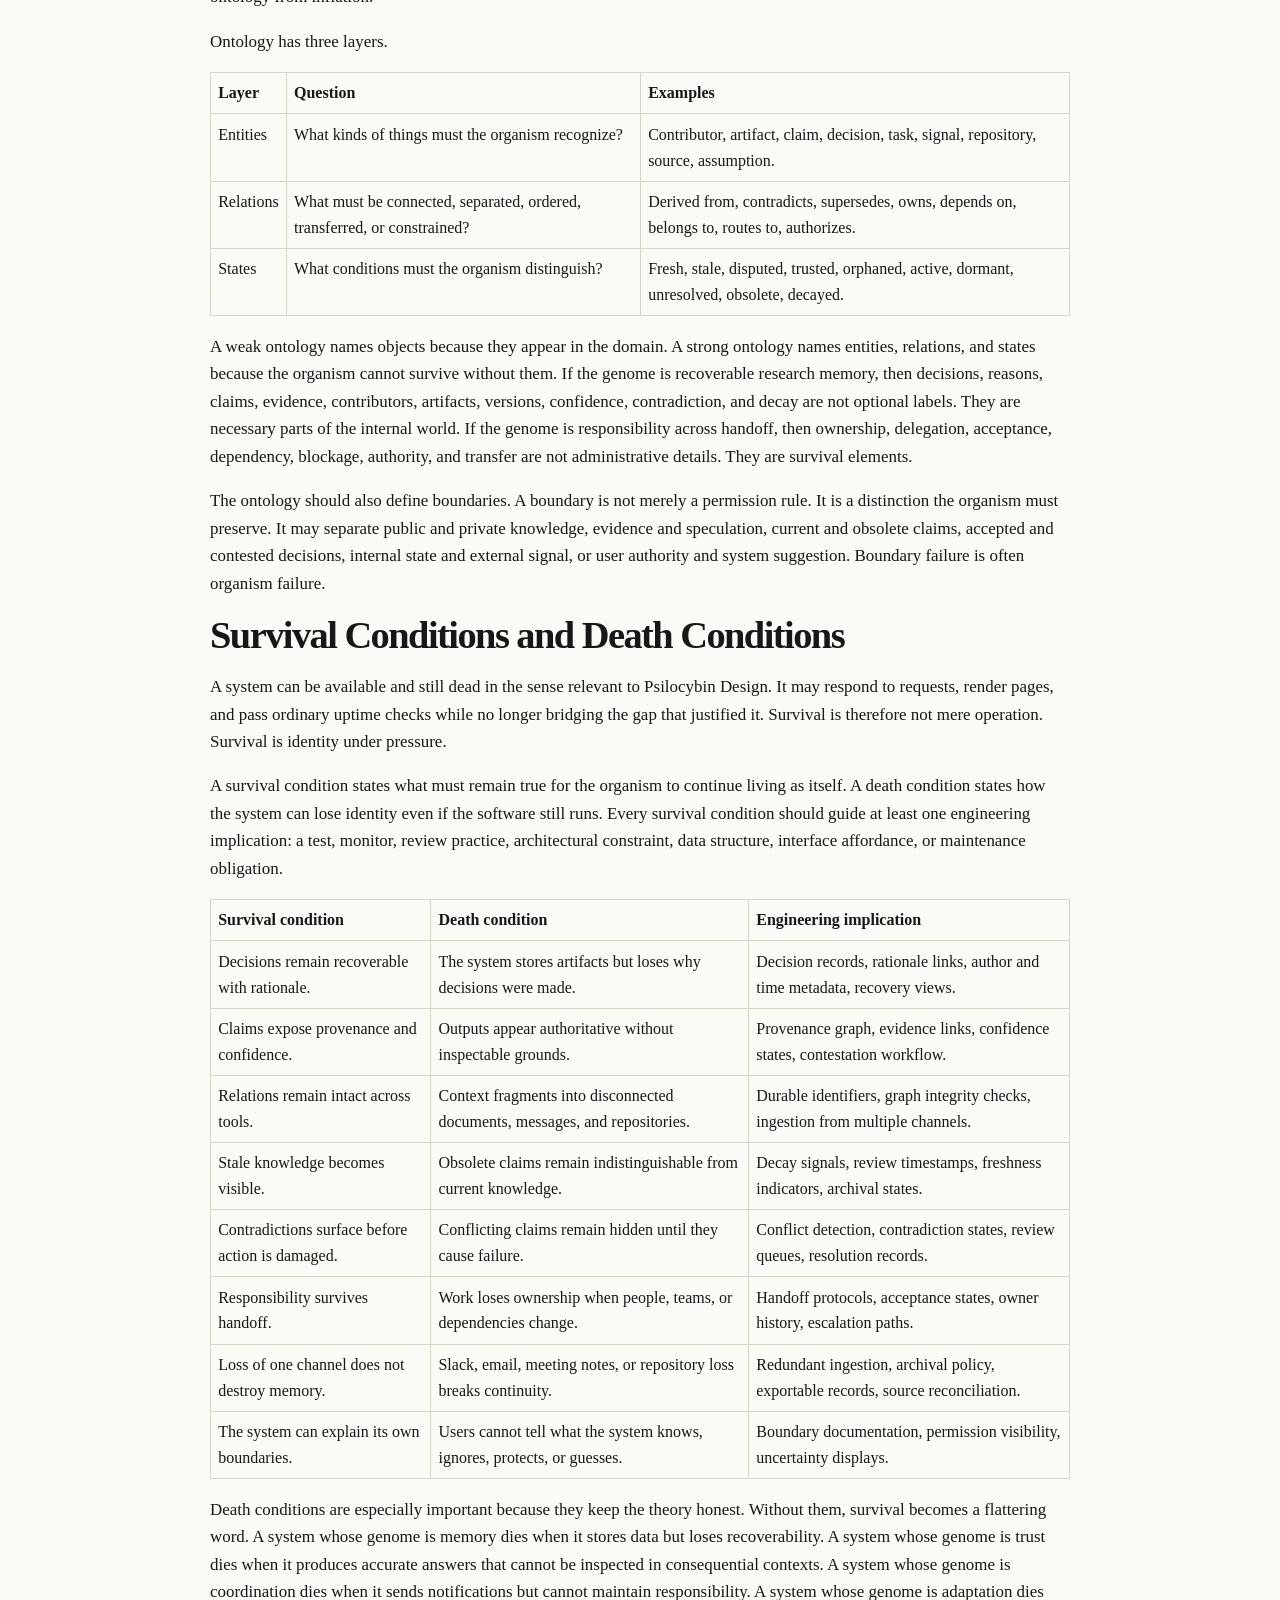
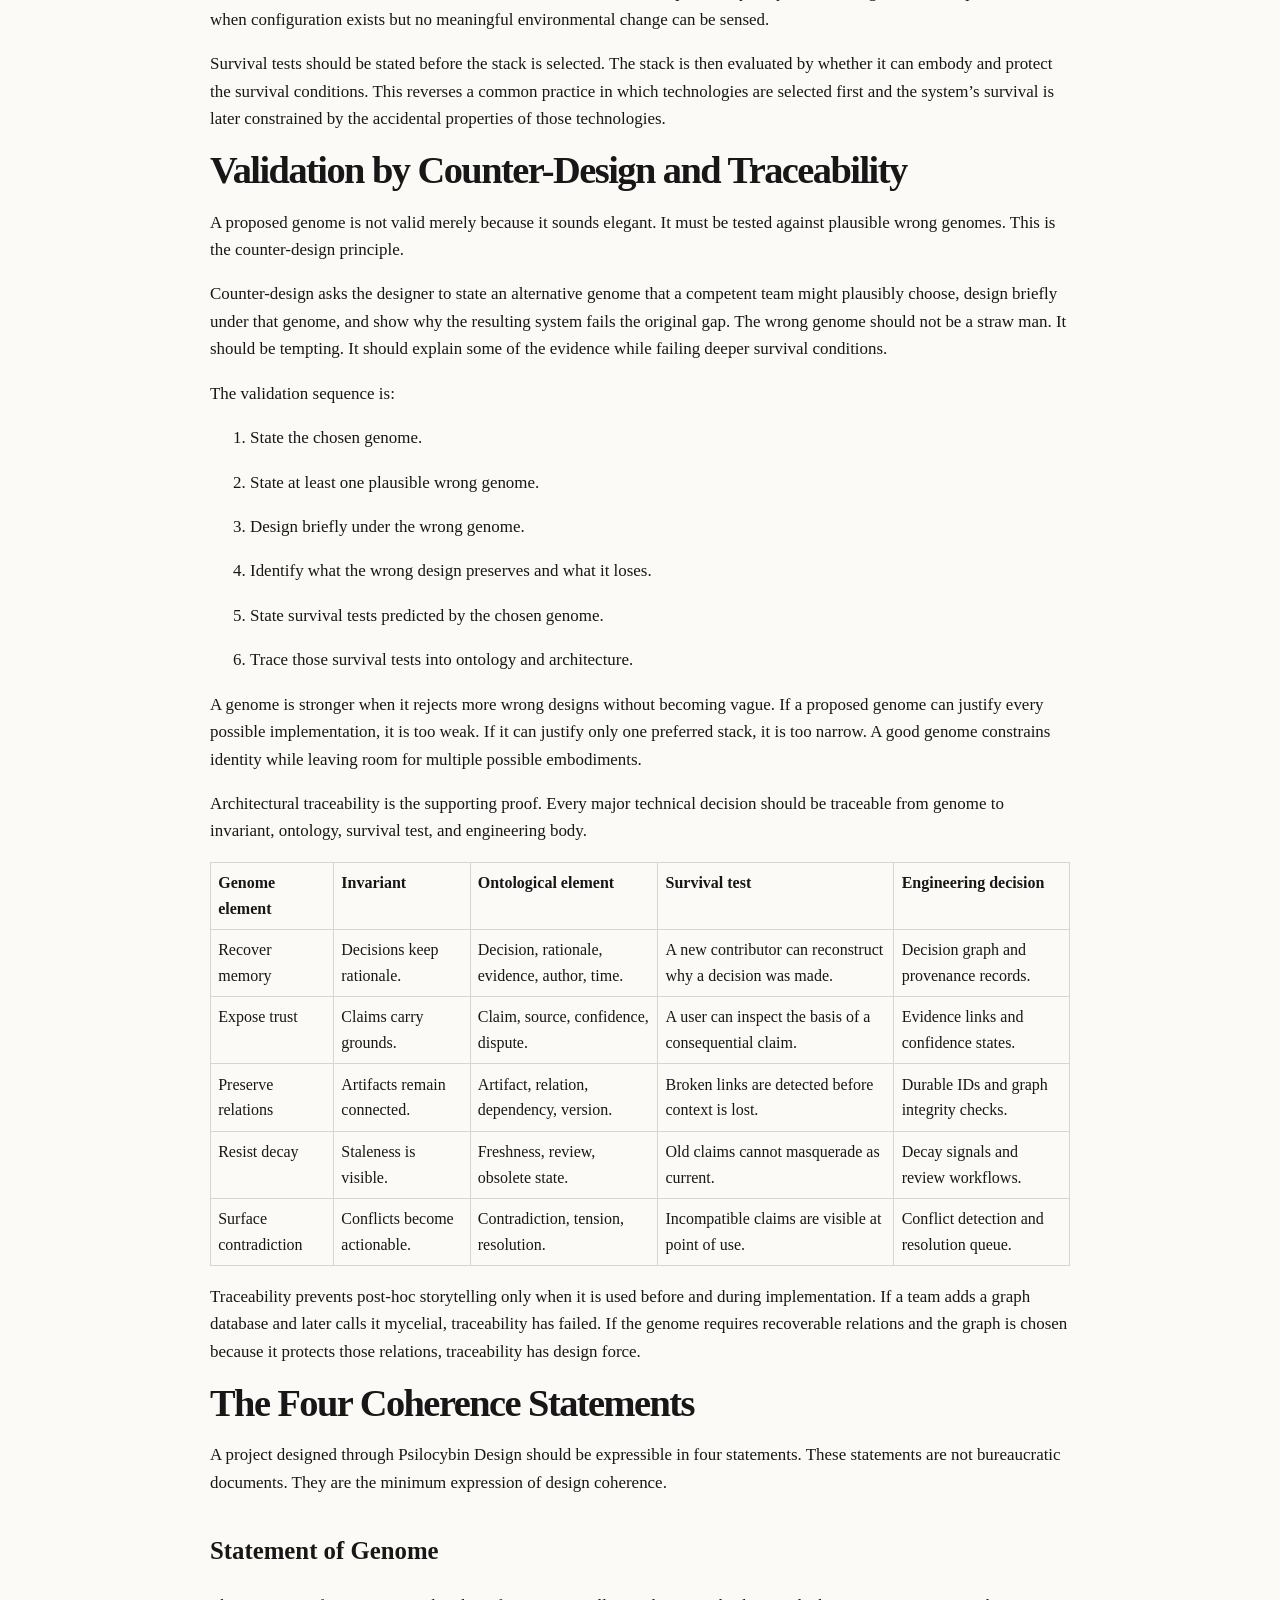
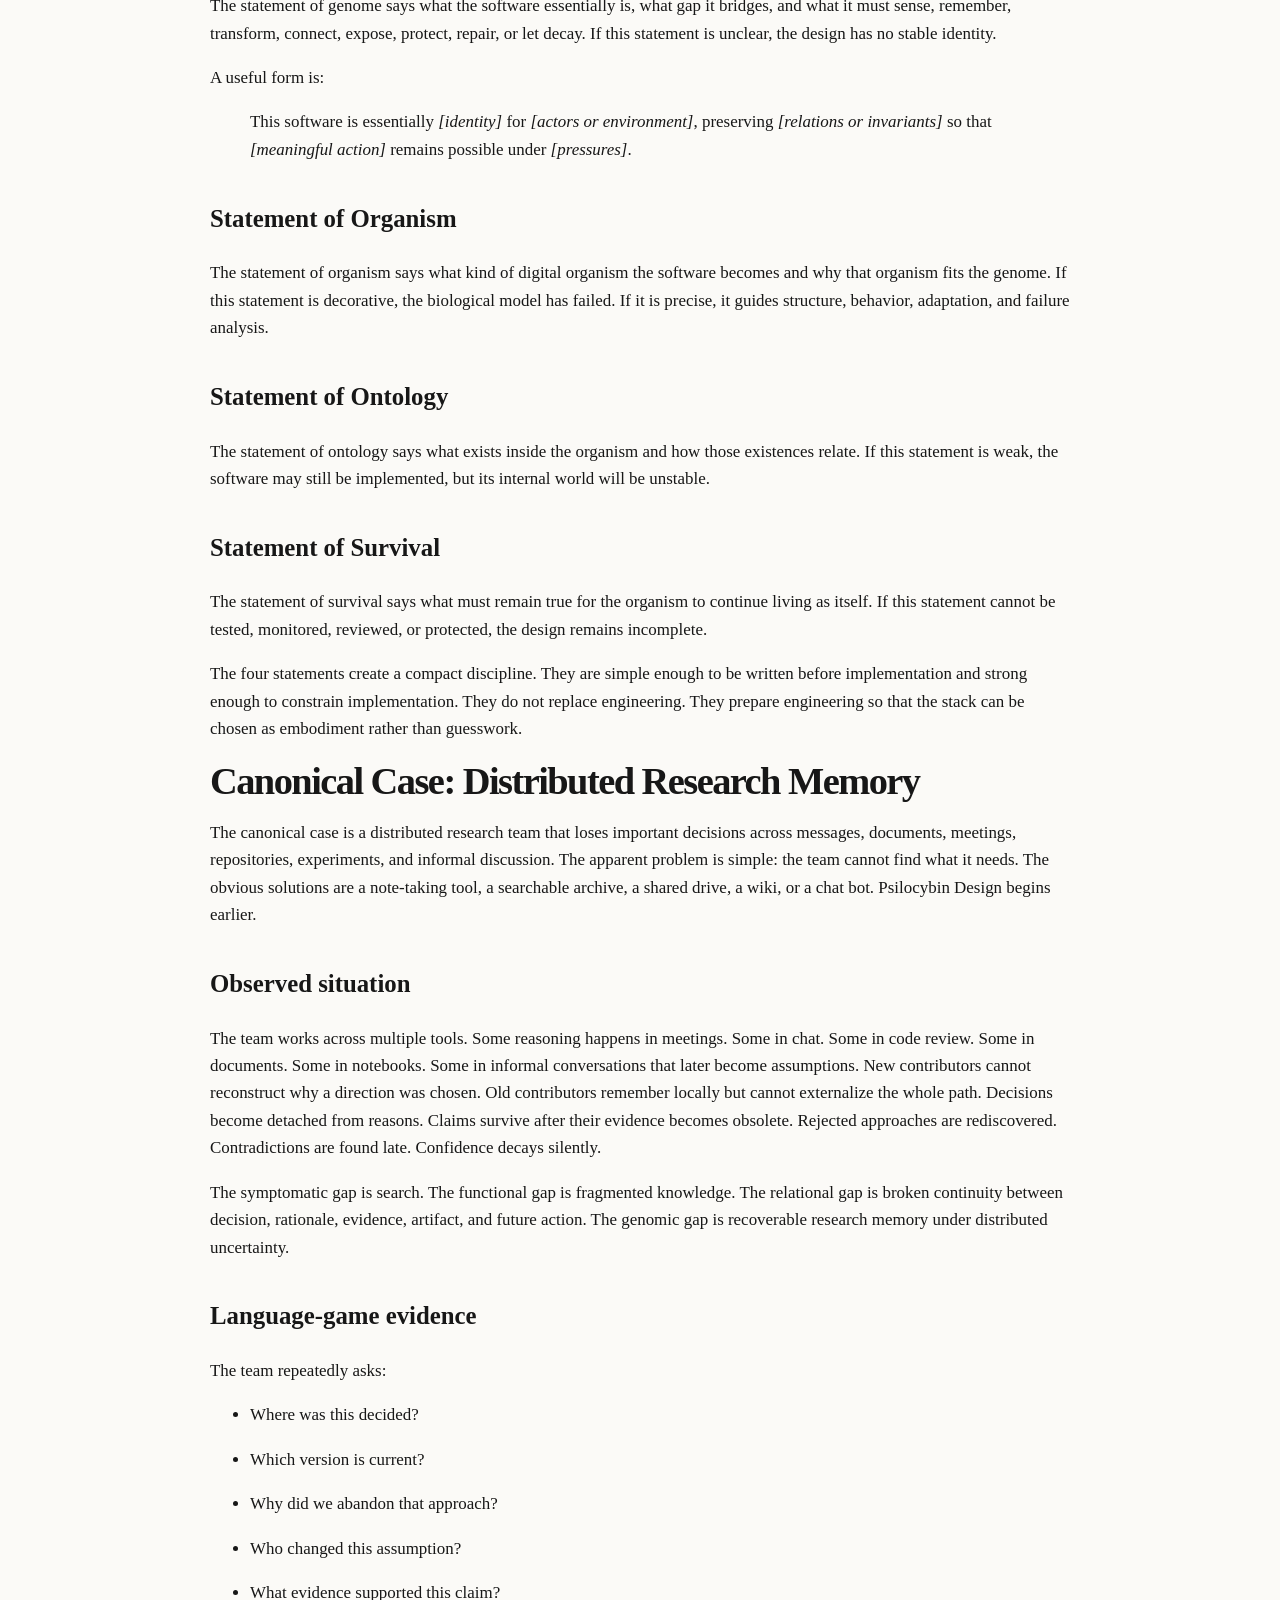
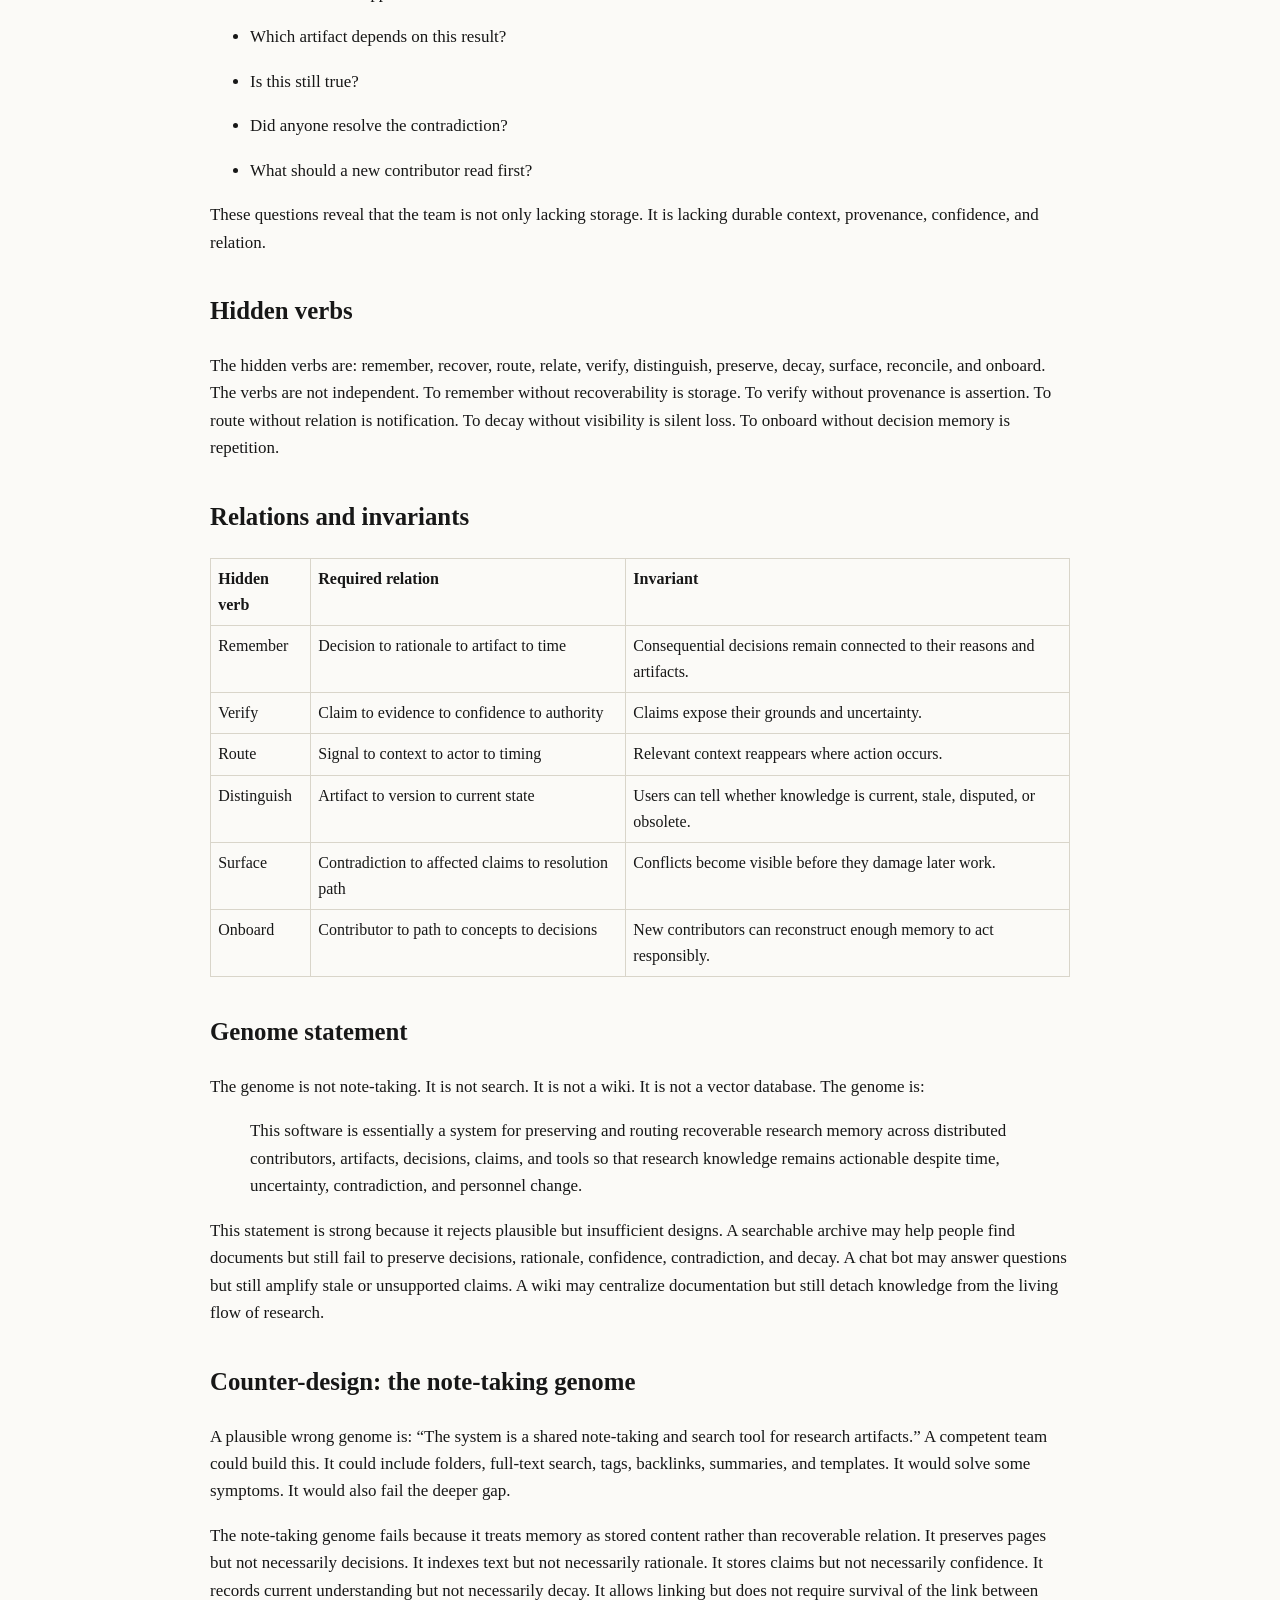
<file: docs/paper.html>
<!doctype html>
<html lang="en">
<head>

<meta charset="utf-8">
<meta name="viewport" content="width=device-width, initial-scale=1">
<title>Psilocybin Design:  Bio-inspired theory and CLI package for designing computer software as digital organisms</title>
<meta name="description" content="Software design often begins after the decisive question has already been compressed into requirements, features, architecture, data models, or stack choices. This paper proposes Psilocybin Design as a theory-method for preserving that prior question. It argues that a software project begins with a ga">
<meta name="author" content="Khalid Saqr">
<meta name="robots" content="index, follow, max-snippet:-1, max-image-preview:large, max-video-preview:-1">
<link rel="canonical" href="https://khalid-saqr.github.io/psilocybin-design-theory/paper.html">
<link rel="stylesheet" href="style.css">
<meta name="citation_title" content="Psilocybin Design:  Bio-inspired theory and CLI package for designing computer software as digital organisms">
<meta name="citation_author" content="Khalid Saqr">
<meta name="citation_publication_date" content="2026/06/29">
<meta name="citation_online_date" content="2026/06/29">
<meta name="citation_technical_report_institution" content="KNOWDYN LTD">
<meta name="citation_technical_report_number" content="MD-TR-2026-001">
<meta name="citation_pdf_url" content="https://khalid-saqr.github.io/psilocybin-design-theory/psilocybin-design-theory.pdf">
<meta name="citation_abstract_html_url" content="https://khalid-saqr.github.io/psilocybin-design-theory/">
<meta name="citation_fulltext_html_url" content="https://khalid-saqr.github.io/psilocybin-design-theory/paper.html">
<meta name="citation_language" content="en">
<meta name="citation_keywords" content="Psilocybin Design; software design theory; software architecture; software identity; decision memory; scientific computing; ontology; survival conditions">
<meta name="DC.title" content="Psilocybin Design:  Bio-inspired theory and CLI package for designing computer software as digital organisms">
<meta name="DC.creator" content="Khalid Saqr">
<meta name="DC.date" content="2026-06-29">
<meta name="DC.issued" content="2026-06-29">
<meta name="DC.type" content="Text.Report">
<meta name="DC.publisher" content="KNOWDYN LTD">
<meta name="DC.identifier" content="https://khalid-saqr.github.io/psilocybin-design-theory/psilocybin-design-theory.pdf">
<meta name="DC.language" content="en">
<meta name="DC.rights" content="Copyright © 2026 Khalid Saqr. All rights reserved. No license granted. Rights managed by KNOWDYN LTD.">
<meta name="prism.title" content="Psilocybin Design:  Bio-inspired theory and CLI package for designing computer software as digital organisms">
<meta name="prism.publicationDate" content="2026-06-29">
<meta name="prism.publicationName" content="Technical report MD-TR-2026-001, KNOWDYN LTD">
<meta property="og:type" content="article">
<meta property="og:title" content="Psilocybin Design:  Bio-inspired theory and CLI package for designing computer software as digital organisms">
<meta property="og:description" content="Software design often begins after the decisive question has already been compressed into requirements, features, architecture, data models, or stack choices. This paper proposes Psilocybin Design as a theory-method for preserving that prior question. It argues that a software project begins with a ga">
<meta property="og:url" content="https://khalid-saqr.github.io/psilocybin-design-theory/">
<meta property="og:site_name" content="Psilocybin Design Theory">
<meta name="twitter:card" content="summary">
<meta name="twitter:title" content="Psilocybin Design:  Bio-inspired theory and CLI package for designing computer software as digital organisms">
<meta name="twitter:description" content="Software design often begins after the decisive question has already been compressed into requirements, features, architecture, data models, or stack choices. This paper proposes Psilocybin Design as a theory-method for preserving that prior question. It argues that a software project begins with a ga">
<script type="application/ld+json">{"@context": "https://schema.org", "@type": "ScholarlyArticle", "name": "Psilocybin Design:  Bio-inspired theory and CLI package for designing computer software as digital organisms", "headline": "Psilocybin Design:  Bio-inspired theory and CLI package for designing computer software as digital organisms", "author": {"@type": "Person", "name": "Khalid Saqr", "identifier": "https://orcid.org/0000-0002-3058-2705"}, "datePublished": "2026-06-29", "dateModified": "2026-06-29", "version": "1.0.1", "abstract": "Software design often begins after the decisive question has already been compressed into requirements, features, architecture, data models, or stack choices. This paper proposes Psilocybin Design as a theory-method for preserving that prior question. It argues that a software project begins with a gap: a failed or insufficient relation between intention and possibility in a real practice. The method proceeds from the gap to the language-games around the gap, from language-games to hidden verbs, from hidden verbs to relations, from relations to invariants, and from invariants to a software genome. The genome states the minimal identity of the system: what it must sense, remember, transform, connect, protect, expose, repair, or let decay in order to remain itself. Only after this identity is extracted can an organismic model, ontology, survival conditions, and engineering body be justified. Psilocybin Design is not a claim that software is literally alive, nor is it an invitation to decorate software with biological metaphor. It is a disciplined method for deriving software identity before architecture, validating that identity through counter-design and survival tests, and tracing the result into engineering decisions. Its central claim is that software should not first be designed as a tool, product, service, repository, workflow, or stack. It should first be understood by what it must remain in order to continue bridging the gap that called it into existence.", "encoding": [{"@type": "MediaObject", "contentUrl": "https://khalid-saqr.github.io/psilocybin-design-theory/psilocybin-design-theory.pdf", "encodingFormat": "application/pdf"}, {"@type": "MediaObject", "contentUrl": "https://khalid-saqr.github.io/psilocybin-design-theory/paper.html", "encodingFormat": "text/html"}], "publisher": {"@type": "Organization", "name": "KNOWDYN LTD", "email": "ipcontrol@knowdyn.co.uk"}, "copyrightHolder": {"@type": "Person", "name": "Khalid Saqr"}, "copyrightYear": 2026, "license": "All rights reserved; no license granted", "url": "https://khalid-saqr.github.io/psilocybin-design-theory/", "isAccessibleForFree": true, "keywords": ["software design theory", "software architecture", "software identity", "decision memory", "scientific computing", "ontology", "survival conditions"]}</script>

</head>
<body>
<nav><a href="./">Home</a> <a href="paper.html">HTML paper</a> <a href="cli.html">CLI</a> <a href="psilocybin-design-theory.pdf">PDF</a> <a href="metadata/citation.bib">BibTeX</a></nav>
<main class="paper">
<section class="abstract" aria-labelledby="operational-cli"><h2 id="operational-cli">Operational CLI</h2><p><a href="cli.html">Psilocybin Genesis CLI</a> operationalizes this theory-method into local design workspaces and agent-readable genesis repositories.</p></section>

<header id="title-block-header">
<h1 class="title">Psilocybin Design: Bio-inspired theory and CLI package for designing
computer software as digital organisms</h1>
<p class="author">Khalid Saqr<br />
ORCID: <a
href="https://orcid.org/0000-0002-3058-2705">https://orcid.org/0000-0002-3058-2705</a></p>
<p class="date">Version 1.0.1<br />
29 June 2026<br />
Technical report MD-TR-2026-001, KNOWDYN LTD</p>
<div class="abstract">
<div class="abstract-title">Abstract</div>
<p>Software design often begins after the decisive question has already
been compressed into requirements, features, architecture, data models,
or stack choices. This paper proposes Psilocybin Design as a
theory-method for preserving that prior question. It argues that a
software project begins with a gap: a failed or insufficient relation
between intention and possibility in a real practice. The method
proceeds from the gap to the language-games around the gap, from
language-games to hidden verbs, from hidden verbs to relations, from
relations to invariants, and from invariants to a software genome. The
genome states the minimal identity of the system: what it must sense,
remember, transform, connect, protect, expose, repair, or let decay in
order to remain itself. Only after this identity is extracted can an
organismic model, ontology, survival conditions, and engineering body be
justified. Psilocybin Design is not a claim that software is literally
alive, nor is it an invitation to decorate software with biological
metaphor. It is a disciplined method for deriving software identity
before architecture, validating that identity through counter-design and
survival tests, and tracing the result into engineering decisions. Its
central claim is that software should not first be designed as a tool,
product, service, repository, workflow, or stack. It should first be
understood by what it must remain in order to continue bridging the gap
that called it into existence.</p>
</div>
</header>
<h1 class="unnumbered" id="publication-and-rights-notice">Publication
and Rights Notice</h1>
<p>This public scholarly version is provided for reading, citation,
indexing, and evaluation. Copyright © 2026 Khalid Saqr. All rights
reserved. No license or reuse rights are granted. Rights are managed by
KNOWDYN LTD; rights inquiries: <a
href="mailto:ipcontrol@knowdyn.co.uk">ipcontrol@knowdyn.co.uk</a>.</p>
<h1 id="introduction-the-prior-question-of-software">Introduction: The
Prior Question of Software</h1>
<p>Software design has powerful ways to reason about structure,
decomposition, complexity, domain language, architectural constraint,
and implementation. Dijkstra made program structure a matter of
disciplined control rather than coding habit <span class="citation"
data-cites="dijkstra1968"></span>. Parnas showed that modularity should
be guided by information hiding and design decisions rather than by
superficial decomposition <span class="citation"
data-cites="parnas1972"></span>. Brooks argued that the essential
difficulty of software cannot be removed by any single technical advance
<span class="citation" data-cites="brooks1987"></span>. Evans gave
software practice a way to let domain language shape models and
boundaries <span class="citation" data-cites="evans2003"></span>.
Fielding showed how architectural style can be derived from
environmental constraints in networked systems <span class="citation"
data-cites="fielding2000"></span>. Simon situated design within the
larger study of artificial things that mediate between inner structure
and outer environment <span class="citation"
data-cites="simon2019"></span>. Wittgenstein gave a way to understand
language as part of practice rather than as detached naming <span
class="citation" data-cites="wittgenstein2009"></span>.</p>
<p>These traditions address different levels of software thought. They
ask how programs should be structured, how modules should hide design
decisions, why complexity persists, how domain language should shape
models, how architectural constraints should guide distributed systems,
and how artificial systems relate inner organization to outer
conditions. Psilocybin Design asks a prior question: before structure,
decomposition, domain model, architectural style, or stack can be
justified, what identity must the software have?</p>
<p>This prior question matters because software is often designed too
late. A condition in the world becomes a requirement. A tension becomes
a feature. A recurring failure becomes a ticket. A social or
organizational difficulty becomes a workflow. A need for memory becomes
storage. A need for trust becomes a dashboard. The translation is
useful, but it can also erase the form of the original problem. Once
that erasure happens, engineering may proceed with competence while the
system is already misidentified.</p>
<p>Psilocybin Design begins before this reduction. It treats a software
project as a response to a gap in the world. The task of design is to
understand what kind of digital organism must exist in order for that
gap to be bridged and for the bridge to survive. The word organism is
used with care. The claim is not that software is biologically alive.
The claim is that some software must preserve identity under
environmental pressure, sense and respond to changes, maintain internal
relations, defend boundaries, repair damage, and survive partial
failure. In such cases, organismic language can discipline design if,
and only if, it constrains what is built.</p>
<p>This paper contributes four things. First, it states a theory of
software identity derived from gaps. Second, it provides a
genome-extraction protocol that moves from language-game evidence to
hidden verbs, relations, invariants, and genome. Third, it validates
genome extraction through counter-design and survival tests. Fourth, it
requires architectural traceability from genome to invariant, ontology,
survival condition, and engineering decision.</p>
<p>The complete movement is:</p>
<p><span class="math display">\[\begin{aligned}
    \mathrm{Gap} &amp;\rightarrow \mathrm{Language\mbox{-}game}
\rightarrow \mathrm{Hidden\ Verbs} \rightarrow \mathrm{Relations} \\
                 &amp;\rightarrow \mathrm{Invariants} \rightarrow
\mathrm{Genome} \rightarrow \mathrm{Organism} \rightarrow
\mathrm{Ontology} \\
                 &amp;\rightarrow \mathrm{Survival} \rightarrow
\mathrm{Stack}.
\end{aligned}\]</span></p>
<p>The notation does not pretend that design has become mathematics. It
records dependence. The stack should be the executable body of an
identity already discovered, not the premature beginning of the design
conversation.</p>
<h1 id="definitions-and-scope">Definitions and Scope</h1>
<p>Psilocybin Design uses biological language, but it is not a
biological theory of software. It is a design theory that borrows
organismic reasoning only when identity, adaptation, relation, and
survival are central to the software problem. The following definitions
fix the terms used throughout the paper.</p>
<table>
<thead>
<tr class="header">
<th style="text-align: left;"><strong>Term</strong></th>
<th style="text-align: left;"><strong>Definition</strong></th>
</tr>
</thead>
<tbody>
<tr class="odd">
<td style="text-align: left;">Gap</td>
<td style="text-align: left;">A failed or insufficient relation between
intention and possibility. A gap appears when existing arrangements no
longer allow meaningful action to continue.</td>
</tr>
<tr class="even">
<td style="text-align: left;">Language-game</td>
<td style="text-align: left;">The situated words, actions, rules, roles,
expectations, workarounds, and judgments through which people live with
and speak around the gap.</td>
</tr>
<tr class="odd">
<td style="text-align: left;">Hidden verb</td>
<td style="text-align: left;">An action implied by repeated language
around the gap: remember, verify, route, reconcile, expose, authorize,
preserve, repair, protect, forget, decay, and similar verbs.</td>
</tr>
<tr class="even">
<td style="text-align: left;">Relation</td>
<td style="text-align: left;">A dependency, transfer, authority, trace,
boundary, memory, transformation, or constraint required by a hidden
verb.</td>
</tr>
<tr class="odd">
<td style="text-align: left;">Invariant</td>
<td style="text-align: left;">A condition that must remain true across
changing interfaces, data stores, architectures, workflows, or
teams.</td>
</tr>
<tr class="even">
<td style="text-align: left;">Genome</td>
<td style="text-align: left;">The compressed identity of the software:
what the system must sense, remember, transform, connect, protect,
expose, repair, or let decay in order to remain itself.</td>
</tr>
<tr class="odd">
<td style="text-align: left;">Organism</td>
<td style="text-align: left;">A disciplined organismic model selected
because its survival logic fits the genome and constrains design.</td>
</tr>
<tr class="even">
<td style="text-align: left;">Ontology</td>
<td style="text-align: left;">The internal world of entities, relations,
states, and boundaries the organism must recognize in order to preserve
its genome.</td>
</tr>
<tr class="odd">
<td style="text-align: left;">Survival condition</td>
<td style="text-align: left;">A testable condition under which the
software continues to bridge its original gap.</td>
</tr>
<tr class="even">
<td style="text-align: left;">Death condition</td>
<td style="text-align: left;">A failure mode in which the system may
still run but no longer preserves the identity for which it was
created.</td>
</tr>
<tr class="odd">
<td style="text-align: left;">Stack</td>
<td style="text-align: left;">The executable body of the organism:
languages, databases, services, APIs, deployment model, tests,
observability, documentation, and maintenance practices.</td>
</tr>
</tbody>
</table>
<p>These terms define the scope of the theory. Psilocybin Design is most
useful when software must preserve meaning across time, coordinate
distributed relations, adapt under pressure, defend identity through
change, or remain useful under partial failure. It is less useful for
narrow scripts, stable forms, one-off conversions, or simple CRUD
systems where the gap is fully expressible as a known function and
ordinary engineering methods are sufficient.</p>
<p>The theory should therefore be read as a conditional method. It does
not say that every software project is a digital organism. It says that
when a software project must preserve identity under environmental
pressure, the identity should be extracted before the architecture is
chosen. When organismic language does not change the design, tests,
ontology, or architecture, it has no value and should be removed.</p>
<h1 id="the-gap-before-requirements">The Gap Before Requirements</h1>
<p>A software project begins with a gap. A gap is not merely an absence.
It is a break in the relation between what people are trying to do and
what the current world allows them to do. Someone needs to remember,
coordinate, verify, find, preserve, exchange, constrain, explain,
recover, or transform something, and the present arrangement cannot
carry the burden placed upon it.</p>
<p>The gap may be practical, informational, social, technical,
organizational, or conceptual. It becomes a software problem when a
digital system is called upon to restore, create, or stabilize a
possibility of action. This is why the gap is earlier than requirements.
A requirement is already a translation. It may be necessary, but it is
not innocent. The translation from gap to requirement can lose the
identity of the problem.</p>
<p>Consider a team that cannot find past decisions. The immediate
request may be search. The gap may not be search. It may be broken
memory. A group that distrusts automated recommendations may ask for an
explanation panel. The gap may not be explanation. It may be
unverifiable authority. An organization that cannot assign work reliably
may ask for task management. The gap may not be task assignment. It may
be unstable responsibility. A lab that cannot distinguish current
findings from obsolete ones may ask for versioning. The gap may not be
version control. It may be uncontrolled knowledge decay.</p>
<p>The first discipline of Psilocybin Design is therefore delay. The
designer does not move immediately from complaint to feature or from
requirement to stack. The designer remains with the gap long enough to
ask what relation has failed and what must exist for that relation to
become possible again. This delay is not hesitation. It is the
protection of identity before construction.</p>
<p>A gap can be studied at four levels.</p>
<table>
<thead>
<tr class="header">
<th style="text-align: left;"><strong>Level</strong></th>
<th style="text-align: left;"><strong>Question</strong></th>
<th style="text-align: left;"><strong>Example</strong></th>
</tr>
</thead>
<tbody>
<tr class="odd">
<td style="text-align: left;">Symptomatic gap</td>
<td style="text-align: left;">What do people first complain about or
request?</td>
<td style="text-align: left;">“We need better search.”</td>
</tr>
<tr class="even">
<td style="text-align: left;">Functional gap</td>
<td style="text-align: left;">What capability appears to be
missing?</td>
<td style="text-align: left;">Locate prior decisions and artifacts.</td>
</tr>
<tr class="odd">
<td style="text-align: left;">Relational gap</td>
<td style="text-align: left;">What relation between intention and
possibility has failed?</td>
<td style="text-align: left;">Decisions no longer remain connected to
reasons, evidence, and later work.</td>
</tr>
<tr class="even">
<td style="text-align: left;">Genomic gap</td>
<td style="text-align: left;">What identity must software have to bridge
this failure over time?</td>
<td style="text-align: left;">A system for preserving and routing
recoverable research memory.</td>
</tr>
</tbody>
</table>
<p>The designer should not stop at the symptomatic or functional level.
A feature request belongs to the symptomatic surface. A missing
capability belongs to the functional layer. Psilocybin Design seeks the
relational and genomic layers because they reveal what the software must
become, not merely what it should contain.</p>
<h1 id="language-games-as-design-evidence">Language-Games as Design
Evidence</h1>
<p>A gap is not silent. People speak around it before anyone designs a
system for it. They ask where something went, who changed it, why it
failed, what should happen next, what is allowed, what is missing, and
what can be trusted. They create repeated phrases, informal rules,
habits, complaints, explanations, and workarounds. These expressions are
not noise around the problem. They are evidence of its shape.</p>
<p>The term language-game is useful because it prevents language from
being treated as detached description. Words gain meaning through use. A
phrase such as “the latest version,” “the source of truth,” “who owns
this,” or “can this be trusted” carries rules, expectations, roles,
permissions, and possible failures. The language is already organized by
action.</p>
<p>A team that repeatedly asks where a decision was made does not only
need storage. It may need recoverable memory. A user who asks whether a
result can be trusted does not only need output. The system may need
provenance, explanation, and restraint. A group that repeatedly asks who
owns a task may not only need assignment. It may need a model of
responsibility that survives handoff, absence, and changing
dependencies.</p>
<p>Psilocybin Design treats these repeated expressions as the beginning
of design knowledge. The designer listens for the actions hidden inside
the language. What must the software notice? What must it remember? What
must it connect? What must it prevent? What must remain stable when
everything around it changes? The language of the gap begins to reveal
the identity of the software.</p>
<p>The following table illustrates the extraction pattern.</p>
<table>
<thead>
<tr class="header">
<th style="text-align: left;"><strong>Observed phrase</strong></th>
<th style="text-align: left;"><strong>Hidden verb</strong></th>
<th style="text-align: left;"><strong>Implied relation</strong></th>
<th style="text-align: left;"><strong>Candidate invariant</strong></th>
</tr>
</thead>
<tbody>
<tr class="odd">
<td style="text-align: left;">“Where was this decided?”</td>
<td style="text-align: left;">Recover</td>
<td style="text-align: left;">Decision to reason to artifact to
time</td>
<td style="text-align: left;">Decisions must remain recoverable with
rationale.</td>
</tr>
<tr class="even">
<td style="text-align: left;">“Can this result be trusted?”</td>
<td style="text-align: left;">Verify</td>
<td style="text-align: left;">Output to evidence to authority to
confidence</td>
<td style="text-align: left;">Claims must carry provenance and
confidence state.</td>
</tr>
<tr class="odd">
<td style="text-align: left;">“Who owns this now?”</td>
<td style="text-align: left;">Transfer</td>
<td style="text-align: left;">Task to authority to continuity</td>
<td style="text-align: left;">Responsibility must survive handoff.</td>
</tr>
<tr class="even">
<td style="text-align: left;">“Which version is current?”</td>
<td style="text-align: left;">Distinguish</td>
<td style="text-align: left;">Artifact to state to time</td>
<td style="text-align: left;">Currency must be visible and
inspectable.</td>
</tr>
<tr class="odd">
<td style="text-align: left;">“Why did this change?”</td>
<td style="text-align: left;">Explain</td>
<td style="text-align: left;">Change to cause to actor to
consequence</td>
<td style="text-align: left;">Changes must preserve reason and
effect.</td>
</tr>
<tr class="even">
<td style="text-align: left;">“What does this depend on?”</td>
<td style="text-align: left;">Relate</td>
<td style="text-align: left;">Artifact to dependency to risk</td>
<td style="text-align: left;">Critical dependencies must be
explicit.</td>
</tr>
<tr class="odd">
<td style="text-align: left;">“This keeps coming back.”</td>
<td style="text-align: left;">Repair</td>
<td style="text-align: left;">Failure to recurrence to unresolved
cause</td>
<td style="text-align: left;">Recurrent failures must become design
signals.</td>
</tr>
<tr class="even">
<td style="text-align: left;">“We forgot why we rejected that.”</td>
<td style="text-align: left;">Preserve</td>
<td style="text-align: left;">Rejection to rationale to future
reuse</td>
<td style="text-align: left;">Negative decisions must remain part of
memory.</td>
</tr>
</tbody>
</table>
<p>This table should not be read as a fixed taxonomy. It is a discipline
of attention. The important move is from nouns to verbs. Many software
discussions begin with nouns: dashboard, repository, agent, workflow,
database, model, API. Psilocybin Design listens for verbs because verbs
reveal survival. A system whose hidden verb is verify has a different
genome from one whose hidden verb is remember. A system whose hidden
verb is reconcile has a different ontology from one whose hidden verb is
route. A system whose hidden verb is defend has different death
conditions from one whose hidden verb is expose.</p>
<h1 id="the-genome-extraction-protocol">The Genome-Extraction
Protocol</h1>
<p>The central method of Psilocybin Design is genome extraction. It is
the procedure that prevents the theory from becoming metaphor. The
genome is not invented by the designer. It is extracted from the gap
through evidence in language and practice, then validated against
plausible alternatives.</p>
<p>The protocol has five primary stages:</p>
<p><span class="math display">\[\mathrm{Language\mbox{-}game}
\rightarrow \mathrm{Hidden\ Verbs} \rightarrow \mathrm{Relations}
\rightarrow \mathrm{Invariants} \rightarrow
\mathrm{Genome}.\]</span></p>
<h2 id="stage-1-collect-language-around-the-gap">Stage 1: Collect
language around the gap</h2>
<p>The designer collects repeated questions, complaints, workarounds,
informal names, permissions, failure explanations, and local rules. The
evidence should include not only what people ask for, but what they
repeatedly repair, distrust, route around, forget, defend, or
reconstruct.</p>
<p>Useful sources include interviews, support tickets, issue threads,
meeting notes, chat channels, commit messages, operational incidents,
onboarding questions, spreadsheet columns, naming conventions,
undocumented rituals, and exception-handling practices. The goal is not
ethnography for its own sake. The goal is to find the language in which
the gap already expresses its structure.</p>
<h2 id="stage-2-extract-hidden-verbs">Stage 2: Extract hidden verbs</h2>
<p>The designer translates repeated language into hidden verbs. A hidden
verb is an action the software may need to perform or preserve, even if
users never request it as a feature. Examples include remember, route,
verify, reconcile, authorize, expose, preserve, repair, constrain,
decay, forget, defend, amplify, compress, and recover.</p>
<p>A hidden verb should be accepted only if it explains repeated
evidence. If the verb appears only because the designer likes it, it
should be rejected. If the same evidence can be explained by several
verbs, the designer should keep the alternatives and test them later
through counter-design.</p>
<h2 id="stage-3-identify-relations">Stage 3: Identify relations</h2>
<p>A verb implies relations. To remember is not just to store; it is to
preserve a relation between event, context, time, actor, and later
retrieval. To trust is not just to display confidence; it is to relate
claim, evidence, authority, uncertainty, and consequence. To coordinate
is not just to send messages; it is to relate actors, tasks, timing,
dependencies, and responsibility.</p>
<p>The designer should ask: what must be connected for this verb to be
real? What must be kept apart? What must be ordered? What must be
transferred? What must be visible? What must be protected? What must be
allowed to decay?</p>
<h2 id="stage-4-form-invariants">Stage 4: Form invariants</h2>
<p>Relations become invariants when they state conditions that must
remain true across changes in interface, architecture, workflow, team,
and stack. An invariant is not a user story. It is a continuity
condition. If the invariant fails, the system may still run but has
begun to lose its identity.</p>
<p>For example, if the hidden verb is recover and the relation is
decision to rationale to evidence, the invariant may be: every
consequential decision must remain recoverable with its rationale and
supporting artifacts. If the hidden verb is verify and the relation is
claim to source to confidence, the invariant may be: every consequential
claim must expose provenance and confidence state.</p>
<h2 id="stage-5-compress-into-genome">Stage 5: Compress into genome</h2>
<p>The designer compresses the most important invariants into a genome
statement. The statement should be short enough to guide design and
strong enough to reject wrong designs. It should not list features. It
should state what the software essentially is.</p>
<p>A useful template is:</p>
<blockquote>
<p>This software is essentially a system for <em>[core capacity]</em>
that must <em>[hidden verbs]</em> across <em>[relations]</em> so that
<em>[gap bridged]</em> remains possible under <em>[environmental
pressures]</em>.</p>
</blockquote>
<p>A weak genome says: “This is a searchable archive.” A stronger genome
says: “This is a system for preserving and routing recoverable research
memory across distributed artifacts, decisions, and contributors so that
knowledge remains actionable despite time, tool fragmentation, and
personnel change.”</p>
<p>A weak genome says: “This is a task manager.” A stronger genome says:
“This is a system for maintaining responsibility across changing actors,
dependencies, and states so that work remains accountable despite
handoff and uncertainty.”</p>
<p>A weak genome says: “This is an AI dashboard.” A stronger genome
says: “This is a system for making automated claims inspectable,
contestable, and accountable so that people can act under uncertainty
without surrendering judgment to opaque output.”</p>
<h2 id="rejection-rules">Rejection rules</h2>
<p>Genome extraction must reject several common false genomes.</p>
<ul>
<li><p>A feature category is not a genome: search, chat, dashboard,
repository, workflow, agent, and archive are possible bodies, not
identities.</p></li>
<li><p>A stack is not a genome: React, PostgreSQL, vector search,
Kubernetes, or a graph database may embody a genome, but none of them
states the system’s identity.</p></li>
<li><p>A metaphor is not a genome: psilocybin, immune system, nervous
system, swarm, membrane, or seed can guide design only after identity
has been extracted.</p></li>
<li><p>A slogan is not a genome: “make teams smarter” or “accelerate
research” may express ambition but cannot yet reject wrong
architecture.</p></li>
<li><p>A domain noun is not a genome: customer, invoice, document,
model, project, and task are entities, not identity conditions.</p></li>
</ul>
<p>The genome becomes usable only when it can explain why one design
fits the gap and another fails it.</p>
<h1 id="from-genome-to-organism">From Genome to Organism</h1>
<p>The organism is selected after the genome, not before it. This
ordering is essential. If the designer chooses psilocybin, immune
system, nervous system, swarm, membrane, or ecosystem because the image
is attractive, the biological language becomes decoration. If the
organism is selected because its survival logic fits the genome, the
analogy can guide structure, behavior, adaptation, and failure
analysis.</p>
<p>An organismic model is justified only when it satisfies five
conditions.</p>
<ol>
<li><p><strong>Fit:</strong> the organism’s survival logic matches the
extracted genome.</p></li>
<li><p><strong>Constraint:</strong> the analogy changes what is built,
tested, or rejected.</p></li>
<li><p><strong>Failure:</strong> the analogy exposes ways the system can
be damaged or die.</p></li>
<li><p><strong>Ontology:</strong> the analogy clarifies what the system
must recognize as real.</p></li>
<li><p><strong>Discardability:</strong> the analogy can be abandoned
when it stops constraining useful design.</p></li>
</ol>
<p>Psilocybin is appropriate when the genome requires distributed
memory, hidden connectivity, local sensing, signal routing, resilience
without a single visible center, and recovery through relation rather
than command. Psilocybin is inappropriate when the system’s identity is
centralized control, narrow calculation, stable record keeping, or
one-way publication. In those cases other models, or no organismic model
at all, may be better.</p>
<p>Other organismic models can be useful, but they should be treated as
disciplined analogies rather than a menu of aesthetic themes. An
immune-system model may fit software whose genome is detection,
discrimination, response, tolerance, and memory of threats. A
nervous-system model may fit software whose genome is sensing,
integration, feedback, and coordinated action. A membrane model may fit
software whose genome concerns boundary, exchange, filtration, and
selective permeability. A seed model may fit software whose identity is
dormant potential, self-contained instruction, and context-triggered
growth. A wound-healing model may fit software whose identity is repair
after damage and restoration of continuity.</p>
<p>The organism should never be asked to do mystical work. It should
answer concrete design questions. What counts as a signal? What counts
as damage? What must be sensed locally? What must be coordinated
globally? What should be centralized? What should remain distributed?
What should be forgotten? What should be defended? What should be
allowed to mutate? If the organism cannot help answer such questions, it
should be removed from the theory of that project.</p>
<h1 id="ontology-as-the-internal-world-of-the-organism">Ontology as the
Internal World of the Organism</h1>
<p>The genome states identity. The organism gives identity a survival
logic. Ontology defines what exists inside that logic. In Psilocybin
Design, ontology is not merely a data model. It is the internal world
the software must recognize in order to preserve its genome.</p>
<p>An entity belongs in the ontology only if the organism must recognize
it to remain itself. A relation belongs only if losing it would damage
the genome. A state belongs only if the organism must distinguish it in
order to survive. This rule protects the ontology from inflation.</p>
<p>Ontology has three layers.</p>
<table>
<thead>
<tr class="header">
<th style="text-align: left;"><strong>Layer</strong></th>
<th style="text-align: left;"><strong>Question</strong></th>
<th style="text-align: left;"><strong>Examples</strong></th>
</tr>
</thead>
<tbody>
<tr class="odd">
<td style="text-align: left;">Entities</td>
<td style="text-align: left;">What kinds of things must the organism
recognize?</td>
<td style="text-align: left;">Contributor, artifact, claim, decision,
task, signal, repository, source, assumption.</td>
</tr>
<tr class="even">
<td style="text-align: left;">Relations</td>
<td style="text-align: left;">What must be connected, separated,
ordered, transferred, or constrained?</td>
<td style="text-align: left;">Derived from, contradicts, supersedes,
owns, depends on, belongs to, routes to, authorizes.</td>
</tr>
<tr class="odd">
<td style="text-align: left;">States</td>
<td style="text-align: left;">What conditions must the organism
distinguish?</td>
<td style="text-align: left;">Fresh, stale, disputed, trusted, orphaned,
active, dormant, unresolved, obsolete, decayed.</td>
</tr>
</tbody>
</table>
<p>A weak ontology names objects because they appear in the domain. A
strong ontology names entities, relations, and states because the
organism cannot survive without them. If the genome is recoverable
research memory, then decisions, reasons, claims, evidence,
contributors, artifacts, versions, confidence, contradiction, and decay
are not optional labels. They are necessary parts of the internal world.
If the genome is responsibility across handoff, then ownership,
delegation, acceptance, dependency, blockage, authority, and transfer
are not administrative details. They are survival elements.</p>
<p>The ontology should also define boundaries. A boundary is not merely
a permission rule. It is a distinction the organism must preserve. It
may separate public and private knowledge, evidence and speculation,
current and obsolete claims, accepted and contested decisions, internal
state and external signal, or user authority and system suggestion.
Boundary failure is often organism failure.</p>
<h1 id="survival-conditions-and-death-conditions">Survival Conditions
and Death Conditions</h1>
<p>A system can be available and still dead in the sense relevant to
Psilocybin Design. It may respond to requests, render pages, and pass
ordinary uptime checks while no longer bridging the gap that justified
it. Survival is therefore not mere operation. Survival is identity under
pressure.</p>
<p>A survival condition states what must remain true for the organism to
continue living as itself. A death condition states how the system can
lose identity even if the software still runs. Every survival condition
should guide at least one engineering implication: a test, monitor,
review practice, architectural constraint, data structure, interface
affordance, or maintenance obligation.</p>
<table>
<thead>
<tr class="header">
<th style="text-align: left;"><strong>Survival condition</strong></th>
<th style="text-align: left;"><strong>Death condition</strong></th>
<th style="text-align: left;"><strong>Engineering
implication</strong></th>
</tr>
</thead>
<tbody>
<tr class="odd">
<td style="text-align: left;">Decisions remain recoverable with
rationale.</td>
<td style="text-align: left;">The system stores artifacts but loses why
decisions were made.</td>
<td style="text-align: left;">Decision records, rationale links, author
and time metadata, recovery views.</td>
</tr>
<tr class="even">
<td style="text-align: left;">Claims expose provenance and
confidence.</td>
<td style="text-align: left;">Outputs appear authoritative without
inspectable grounds.</td>
<td style="text-align: left;">Provenance graph, evidence links,
confidence states, contestation workflow.</td>
</tr>
<tr class="odd">
<td style="text-align: left;">Relations remain intact across tools.</td>
<td style="text-align: left;">Context fragments into disconnected
documents, messages, and repositories.</td>
<td style="text-align: left;">Durable identifiers, graph integrity
checks, ingestion from multiple channels.</td>
</tr>
<tr class="even">
<td style="text-align: left;">Stale knowledge becomes visible.</td>
<td style="text-align: left;">Obsolete claims remain indistinguishable
from current knowledge.</td>
<td style="text-align: left;">Decay signals, review timestamps,
freshness indicators, archival states.</td>
</tr>
<tr class="odd">
<td style="text-align: left;">Contradictions surface before action is
damaged.</td>
<td style="text-align: left;">Conflicting claims remain hidden until
they cause failure.</td>
<td style="text-align: left;">Conflict detection, contradiction states,
review queues, resolution records.</td>
</tr>
<tr class="even">
<td style="text-align: left;">Responsibility survives handoff.</td>
<td style="text-align: left;">Work loses ownership when people, teams,
or dependencies change.</td>
<td style="text-align: left;">Handoff protocols, acceptance states,
owner history, escalation paths.</td>
</tr>
<tr class="odd">
<td style="text-align: left;">Loss of one channel does not destroy
memory.</td>
<td style="text-align: left;">Slack, email, meeting notes, or repository
loss breaks continuity.</td>
<td style="text-align: left;">Redundant ingestion, archival policy,
exportable records, source reconciliation.</td>
</tr>
<tr class="even">
<td style="text-align: left;">The system can explain its own
boundaries.</td>
<td style="text-align: left;">Users cannot tell what the system knows,
ignores, protects, or guesses.</td>
<td style="text-align: left;">Boundary documentation, permission
visibility, uncertainty displays.</td>
</tr>
</tbody>
</table>
<p>Death conditions are especially important because they keep the
theory honest. Without them, survival becomes a flattering word. A
system whose genome is memory dies when it stores data but loses
recoverability. A system whose genome is trust dies when it produces
accurate answers that cannot be inspected in consequential contexts. A
system whose genome is coordination dies when it sends notifications but
cannot maintain responsibility. A system whose genome is adaptation dies
when configuration exists but no meaningful environmental change can be
sensed.</p>
<p>Survival tests should be stated before the stack is selected. The
stack is then evaluated by whether it can embody and protect the
survival conditions. This reverses a common practice in which
technologies are selected first and the system’s survival is later
constrained by the accidental properties of those technologies.</p>
<h1 id="validation-by-counter-design-and-traceability">Validation by
Counter-Design and Traceability</h1>
<p>A proposed genome is not valid merely because it sounds elegant. It
must be tested against plausible wrong genomes. This is the
counter-design principle.</p>
<p>Counter-design asks the designer to state an alternative genome that
a competent team might plausibly choose, design briefly under that
genome, and show why the resulting system fails the original gap. The
wrong genome should not be a straw man. It should be tempting. It should
explain some of the evidence while failing deeper survival
conditions.</p>
<p>The validation sequence is:</p>
<ol>
<li><p>State the chosen genome.</p></li>
<li><p>State at least one plausible wrong genome.</p></li>
<li><p>Design briefly under the wrong genome.</p></li>
<li><p>Identify what the wrong design preserves and what it
loses.</p></li>
<li><p>State survival tests predicted by the chosen genome.</p></li>
<li><p>Trace those survival tests into ontology and
architecture.</p></li>
</ol>
<p>A genome is stronger when it rejects more wrong designs without
becoming vague. If a proposed genome can justify every possible
implementation, it is too weak. If it can justify only one preferred
stack, it is too narrow. A good genome constrains identity while leaving
room for multiple possible embodiments.</p>
<p>Architectural traceability is the supporting proof. Every major
technical decision should be traceable from genome to invariant,
ontology, survival test, and engineering body.</p>
<table>
<thead>
<tr class="header">
<th style="text-align: left;"><strong>Genome element</strong></th>
<th style="text-align: left;"><strong>Invariant</strong></th>
<th style="text-align: left;"><strong>Ontological element</strong></th>
<th style="text-align: left;"><strong>Survival test</strong></th>
<th style="text-align: left;"><strong>Engineering decision</strong></th>
</tr>
</thead>
<tbody>
<tr class="odd">
<td style="text-align: left;">Recover memory</td>
<td style="text-align: left;">Decisions keep rationale.</td>
<td style="text-align: left;">Decision, rationale, evidence, author,
time.</td>
<td style="text-align: left;">A new contributor can reconstruct why a
decision was made.</td>
<td style="text-align: left;">Decision graph and provenance
records.</td>
</tr>
<tr class="even">
<td style="text-align: left;">Expose trust</td>
<td style="text-align: left;">Claims carry grounds.</td>
<td style="text-align: left;">Claim, source, confidence, dispute.</td>
<td style="text-align: left;">A user can inspect the basis of a
consequential claim.</td>
<td style="text-align: left;">Evidence links and confidence states.</td>
</tr>
<tr class="odd">
<td style="text-align: left;">Preserve relations</td>
<td style="text-align: left;">Artifacts remain connected.</td>
<td style="text-align: left;">Artifact, relation, dependency,
version.</td>
<td style="text-align: left;">Broken links are detected before context
is lost.</td>
<td style="text-align: left;">Durable IDs and graph integrity
checks.</td>
</tr>
<tr class="even">
<td style="text-align: left;">Resist decay</td>
<td style="text-align: left;">Staleness is visible.</td>
<td style="text-align: left;">Freshness, review, obsolete state.</td>
<td style="text-align: left;">Old claims cannot masquerade as
current.</td>
<td style="text-align: left;">Decay signals and review workflows.</td>
</tr>
<tr class="odd">
<td style="text-align: left;">Surface contradiction</td>
<td style="text-align: left;">Conflicts become actionable.</td>
<td style="text-align: left;">Contradiction, tension, resolution.</td>
<td style="text-align: left;">Incompatible claims are visible at point
of use.</td>
<td style="text-align: left;">Conflict detection and resolution
queue.</td>
</tr>
</tbody>
</table>
<p>Traceability prevents post-hoc storytelling only when it is used
before and during implementation. If a team adds a graph database and
later calls it mycelial, traceability has failed. If the genome requires
recoverable relations and the graph is chosen because it protects those
relations, traceability has design force.</p>
<h1 id="the-four-coherence-statements">The Four Coherence
Statements</h1>
<p>A project designed through Psilocybin Design should be expressible in
four statements. These statements are not bureaucratic documents. They
are the minimum expression of design coherence.</p>
<h2 id="statement-of-genome">Statement of Genome</h2>
<p>The statement of genome says what the software essentially is, what
gap it bridges, and what it must sense, remember, transform, connect,
expose, protect, repair, or let decay. If this statement is unclear, the
design has no stable identity.</p>
<p>A useful form is:</p>
<blockquote>
<p>This software is essentially <em>[identity]</em> for <em>[actors or
environment]</em>, preserving <em>[relations or invariants]</em> so that
<em>[meaningful action]</em> remains possible under
<em>[pressures]</em>.</p>
</blockquote>
<h2 id="statement-of-organism">Statement of Organism</h2>
<p>The statement of organism says what kind of digital organism the
software becomes and why that organism fits the genome. If this
statement is decorative, the biological model has failed. If it is
precise, it guides structure, behavior, adaptation, and failure
analysis.</p>
<h2 id="statement-of-ontology">Statement of Ontology</h2>
<p>The statement of ontology says what exists inside the organism and
how those existences relate. If this statement is weak, the software may
still be implemented, but its internal world will be unstable.</p>
<h2 id="statement-of-survival">Statement of Survival</h2>
<p>The statement of survival says what must remain true for the organism
to continue living as itself. If this statement cannot be tested,
monitored, reviewed, or protected, the design remains incomplete.</p>
<p>The four statements create a compact discipline. They are simple
enough to be written before implementation and strong enough to
constrain implementation. They do not replace engineering. They prepare
engineering so that the stack can be chosen as embodiment rather than
guesswork.</p>
<h1 id="canonical-case-distributed-research-memory">Canonical Case:
Distributed Research Memory</h1>
<p>The canonical case is a distributed research team that loses
important decisions across messages, documents, meetings, repositories,
experiments, and informal discussion. The apparent problem is simple:
the team cannot find what it needs. The obvious solutions are a
note-taking tool, a searchable archive, a shared drive, a wiki, or a
chat bot. Psilocybin Design begins earlier.</p>
<h2 id="observed-situation">Observed situation</h2>
<p>The team works across multiple tools. Some reasoning happens in
meetings. Some in chat. Some in code review. Some in documents. Some in
notebooks. Some in informal conversations that later become assumptions.
New contributors cannot reconstruct why a direction was chosen. Old
contributors remember locally but cannot externalize the whole path.
Decisions become detached from reasons. Claims survive after their
evidence becomes obsolete. Rejected approaches are rediscovered.
Contradictions are found late. Confidence decays silently.</p>
<p>The symptomatic gap is search. The functional gap is fragmented
knowledge. The relational gap is broken continuity between decision,
rationale, evidence, artifact, and future action. The genomic gap is
recoverable research memory under distributed uncertainty.</p>
<h2 id="language-game-evidence">Language-game evidence</h2>
<p>The team repeatedly asks:</p>
<ul>
<li><p>Where was this decided?</p></li>
<li><p>Which version is current?</p></li>
<li><p>Why did we abandon that approach?</p></li>
<li><p>Who changed this assumption?</p></li>
<li><p>What evidence supported this claim?</p></li>
<li><p>Which artifact depends on this result?</p></li>
<li><p>Is this still true?</p></li>
<li><p>Did anyone resolve the contradiction?</p></li>
<li><p>What should a new contributor read first?</p></li>
</ul>
<p>These questions reveal that the team is not only lacking storage. It
is lacking durable context, provenance, confidence, and relation.</p>
<h2 id="hidden-verbs">Hidden verbs</h2>
<p>The hidden verbs are: remember, recover, route, relate, verify,
distinguish, preserve, decay, surface, reconcile, and onboard. The verbs
are not independent. To remember without recoverability is storage. To
verify without provenance is assertion. To route without relation is
notification. To decay without visibility is silent loss. To onboard
without decision memory is repetition.</p>
<h2 id="relations-and-invariants">Relations and invariants</h2>
<table>
<thead>
<tr class="header">
<th style="text-align: left;"><strong>Hidden verb</strong></th>
<th style="text-align: left;"><strong>Required relation</strong></th>
<th style="text-align: left;"><strong>Invariant</strong></th>
</tr>
</thead>
<tbody>
<tr class="odd">
<td style="text-align: left;">Remember</td>
<td style="text-align: left;">Decision to rationale to artifact to
time</td>
<td style="text-align: left;">Consequential decisions remain connected
to their reasons and artifacts.</td>
</tr>
<tr class="even">
<td style="text-align: left;">Verify</td>
<td style="text-align: left;">Claim to evidence to confidence to
authority</td>
<td style="text-align: left;">Claims expose their grounds and
uncertainty.</td>
</tr>
<tr class="odd">
<td style="text-align: left;">Route</td>
<td style="text-align: left;">Signal to context to actor to timing</td>
<td style="text-align: left;">Relevant context reappears where action
occurs.</td>
</tr>
<tr class="even">
<td style="text-align: left;">Distinguish</td>
<td style="text-align: left;">Artifact to version to current state</td>
<td style="text-align: left;">Users can tell whether knowledge is
current, stale, disputed, or obsolete.</td>
</tr>
<tr class="odd">
<td style="text-align: left;">Surface</td>
<td style="text-align: left;">Contradiction to affected claims to
resolution path</td>
<td style="text-align: left;">Conflicts become visible before they
damage later work.</td>
</tr>
<tr class="even">
<td style="text-align: left;">Onboard</td>
<td style="text-align: left;">Contributor to path to concepts to
decisions</td>
<td style="text-align: left;">New contributors can reconstruct enough
memory to act responsibly.</td>
</tr>
</tbody>
</table>
<h2 id="genome-statement">Genome statement</h2>
<p>The genome is not note-taking. It is not search. It is not a wiki. It
is not a vector database. The genome is:</p>
<blockquote>
<p>This software is essentially a system for preserving and routing
recoverable research memory across distributed contributors, artifacts,
decisions, claims, and tools so that research knowledge remains
actionable despite time, uncertainty, contradiction, and personnel
change.</p>
</blockquote>
<p>This statement is strong because it rejects plausible but
insufficient designs. A searchable archive may help people find
documents but still fail to preserve decisions, rationale, confidence,
contradiction, and decay. A chat bot may answer questions but still
amplify stale or unsupported claims. A wiki may centralize documentation
but still detach knowledge from the living flow of research.</p>
<h2 id="counter-design-the-note-taking-genome">Counter-design: the
note-taking genome</h2>
<p>A plausible wrong genome is: “The system is a shared note-taking and
search tool for research artifacts.” A competent team could build this.
It could include folders, full-text search, tags, backlinks, summaries,
and templates. It would solve some symptoms. It would also fail the
deeper gap.</p>
<p>The note-taking genome fails because it treats memory as stored
content rather than recoverable relation. It preserves pages but not
necessarily decisions. It indexes text but not necessarily rationale. It
stores claims but not necessarily confidence. It records current
understanding but not necessarily decay. It allows linking but does not
require survival of the link between artifact, evidence, decision, and
later action.</p>
<p>Under stress, the wrong design produces familiar failures. New
contributors still ask why a decision happened. Old assumptions still
appear current. Contradictions remain hidden across pages. Rejected
approaches are rediscovered. Search returns documents but not the path
of reasoning. The system may be useful, but it is not the organism
required by the gap.</p>
<h2 id="organism-selection">Organism selection</h2>
<p>A mycelial organism is appropriate because the software must operate
through distributed points of activity rather than a single visible
center. It must connect fragments that remain locally produced. It must
carry signals across documents, meetings, repositories, and decisions.
It must preserve hidden relations without forcing all work into one
central surface. It must allow knowledge to reappear where it becomes
useful. The mycelial analogy constrains the design because it favors
distributed sensing, relation-preserving growth, local context,
redundancy, and recovery through connection.</p>
<p>The analogy would be decorative if it merely named a graph database
as psilocybin. It has design force only if it changes the ontology,
survival conditions, and stack. In this case it does. The organism must
sense events from many sources. It must preserve relations beneath
visible surfaces. It must route context to places of action. It must
survive partial channel loss. It must decay stale knowledge visibly
rather than pretending memory is permanent.</p>
<h2 id="ontology">Ontology</h2>
<p>The organism must recognize contributors, artifacts, decisions,
claims, assumptions, evidence, questions, links, repositories, meetings,
experiments, unresolved tensions, contradictions, confidence states, and
decay states. These entities are not arbitrary. If a decision is not
represented, the system cannot preserve decision memory. If evidence is
not related to claims, confidence cannot be inspected. If decay is not
represented, stale knowledge can masquerade as current knowledge. If
contradiction is not represented, conflict remains hidden until it
damages action.</p>
<h2 id="survival-conditions">Survival conditions</h2>
<p>The organism survives if:</p>
<ol>
<li><p>a new contributor can recover the path of a decision;</p></li>
<li><p>a claim can be traced to evidence, author, time, and
confidence;</p></li>
<li><p>related artifacts remain connected across tools;</p></li>
<li><p>stale or conflicting knowledge can be surfaced;</p></li>
<li><p>the loss of one communication channel does not destroy
memory;</p></li>
<li><p>uncertainty remains visible rather than flattened into false
certainty;</p></li>
<li><p>research questions, repositories, and participants can change
without destroying continuity.</p></li>
</ol>
<p>It dies, in the relevant design sense, if it becomes a pile of
searchable content without recoverable relations. It also dies if it
becomes an answer engine that hides uncertainty, or a documentation site
that freezes living research into static pages.</p>
<h2 id="stack-implications">Stack implications</h2>
<p>Only now can the engineering body be selected. The design may require
event ingestion from existing tools, durable identifiers, a graph of
relations, provenance records, version history, contradiction detection,
decay signals, contextual search, permission rules tied to authority,
recovery workflows, and tests for broken links or lost provenance. These
are not technical ornaments. They follow from the genome.</p>
<table>
<thead>
<tr class="header">
<th style="text-align: left;"><strong>Need derived from
genome</strong></th>
<th style="text-align: left;"><strong>Likely body part</strong></th>
<th style="text-align: left;"><strong>Reason</strong></th>
</tr>
</thead>
<tbody>
<tr class="odd">
<td style="text-align: left;">Recover decision memory</td>
<td style="text-align: left;">Provenance graph</td>
<td style="text-align: left;">Decisions, evidence, actors, and artifacts
must remain connected.</td>
</tr>
<tr class="even">
<td style="text-align: left;">Sense distributed activity</td>
<td style="text-align: left;">Event ingestion layer</td>
<td style="text-align: left;">Knowledge appears across tools and must be
sensed locally.</td>
</tr>
<tr class="odd">
<td style="text-align: left;">Preserve relation across change</td>
<td style="text-align: left;">Durable identifiers</td>
<td style="text-align: left;">Links must survive renaming, movement, and
tool fragmentation.</td>
</tr>
<tr class="even">
<td style="text-align: left;">Expose stale knowledge</td>
<td style="text-align: left;">Decay model</td>
<td style="text-align: left;">Age, review state, and contradiction must
affect trust.</td>
</tr>
<tr class="odd">
<td style="text-align: left;">Route context into work</td>
<td style="text-align: left;">Contextual retrieval interface</td>
<td style="text-align: left;">Memory must reappear where action happens,
not only in a separate archive.</td>
</tr>
<tr class="even">
<td style="text-align: left;">Protect authority and confidence</td>
<td style="text-align: left;">Permission and confidence model</td>
<td style="text-align: left;">Not all claims, users, or contexts have
equal authority.</td>
</tr>
<tr class="odd">
<td style="text-align: left;">Detect organism damage</td>
<td style="text-align: left;">Integrity tests</td>
<td style="text-align: left;">Broken provenance, orphaned decisions, and
stale claims should be visible.</td>
</tr>
</tbody>
</table>
<p>A simple searchable note system might satisfy the apparent
requirement while failing the organism. Psilocybin Design changes the
design outcome because it changes the identity being served.</p>
<h1 id="boundary-case-i-open-source-project-governance">Boundary Case I:
Open-Source Project Governance</h1>
<p>A second case shows that the method can transfer beyond research
memory. Consider a large open-source project with many contributors,
maintainers, issues, pull requests, design discussions, release
branches, security reports, and governance decisions. The symptomatic
gap may be “too many issues” or “slow review.” The functional gap may be
coordination. The relational gap is continuity of authority, trust,
contribution, and decision across distributed participants.</p>
<p>The language-game includes phrases such as: “Who can approve this?”,
“Why was this proposal rejected?”, “Is this issue still valid?”, “Which
maintainer owns this area?”, “Does this change break the roadmap?”, “Was
this security concern resolved?”, and “What is the status of this
contributor’s proposal?”</p>
<p>The hidden verbs include authorize, route, review, remember, resolve,
defer, trust, escalate, and decay. The relations include contributor to
authority, issue to owner, pull request to review state, proposal to
rationale, release to risk, security report to confidentiality boundary,
and decision to governance rule.</p>
<p>A possible genome is:</p>
<blockquote>
<p>This software is essentially a system for preserving accountable
contribution flow across distributed participants, artifacts, authority
boundaries, and project memory so that an open-source project can evolve
without losing trust, continuity, or governance legitimacy.</p>
</blockquote>
<p>A plausible wrong genome is: “The system is an issue triage
dashboard.” That design may improve visibility but fail to preserve
authority, rationale, trust, and governance continuity. The dashboard
may show what is open, assigned, or stale, but still fail to answer why
a decision was made, who had authority to make it, what rule was
applied, and how a contributor can responsibly proceed.</p>
<p>The organism may again be mycelial if the project depends on
distributed sensing and relation-preserving flow. It may also require a
membrane model, because boundaries matter: public discussion, private
security reports, maintainer authority, contributor reputation, release
gates, and community norms cannot all be treated as one flat space.</p>
<p>The ontology would include contributors, maintainers, modules,
issues, pull requests, proposals, decisions, release branches, authority
scopes, governance rules, review states, trust states, security
boundaries, and decay states. Survival conditions include: decisions
remain traceable to governance rules; stale issues do not appear
equivalent to active ones; authority boundaries remain visible;
contributor pathways remain legible; security-sensitive relations remain
protected; and project memory survives maintainer turnover.</p>
<p>This case shows that Psilocybin Design is not limited to research
memory. It applies where software must preserve meaningful relation
across distributed activity and environmental change.</p>
<h1 id="boundary-case-ii-when-psilocybin-design-is-unnecessary">Boundary
Case II: When Psilocybin Design Is Unnecessary</h1>
<p>A mature theory should know when not to use itself. Consider a small
internal utility that renames files according to a fixed convention, or
a static invoice-number formatter, or a simple CRUD form for a stable
list of office supplies. The gap is narrow. The environment is stable.
The identity is obvious. The survival conditions are ordinary
correctness, availability, and maintainability. There is no deep need
for organismic reasoning.</p>
<p>A Psilocybin Design analysis could still be forced onto the case. The
designer might say that the file renamer has a genome of transformation,
a membrane between raw and normalized names, and survival conditions of
naming integrity. This would be technically possible but theoretically
wasteful. Ordinary engineering would be clearer.</p>
<p>This boundary case matters. Psilocybin Design should not become a
universal hammer. Its value appears when the design problem includes
identity under pressure: memory across time, coordination across actors,
trust under uncertainty, adaptation under change, boundary protection,
relation preservation, or survival under partial failure. When those
pressures are absent, the method may add language without adding design
value.</p>
<p>The scope limit is therefore:</p>
<blockquote>
<p>Use Psilocybin Design when the hard part of the software is not
merely performing a function, but remaining the right kind of system
while the environment changes.</p>
</blockquote>
<h1 id="relation-to-earlier-software-thought">Relation to Earlier
Software Thought</h1>
<p>Psilocybin Design does not reject earlier software design theories.
It depends on the seriousness they gave to different layers of software
practice. Its contribution is not to replace them, but to name a prior
layer that they do not make central.</p>
<table>
<thead>
<tr class="header">
<th style="text-align: left;"><strong>Tradition</strong></th>
<th style="text-align: left;"><strong>Contribution</strong></th>
<th style="text-align: left;"><strong>Psilocybin Design adds before
it</strong></th>
</tr>
</thead>
<tbody>
<tr class="odd">
<td style="text-align: left;">Dijkstra</td>
<td style="text-align: left;">Discipline of program structure and
control.</td>
<td style="text-align: left;">Identity before structure.</td>
</tr>
<tr class="even">
<td style="text-align: left;">Parnas</td>
<td style="text-align: left;">Decomposition around hidden design
decisions.</td>
<td style="text-align: left;">Genome before modular decomposition.</td>
</tr>
<tr class="odd">
<td style="text-align: left;">Brooks</td>
<td style="text-align: left;">Recognition of essential complexity.</td>
<td style="text-align: left;">Gap as source of essential identity.</td>
</tr>
<tr class="even">
<td style="text-align: left;">Evans / Domain-Driven Design</td>
<td style="text-align: left;">Domain language, models, and bounded
contexts.</td>
<td style="text-align: left;">Language-game analysis before domain
model.</td>
</tr>
<tr class="odd">
<td style="text-align: left;">Fielding</td>
<td style="text-align: left;">Architecture derived from
constraints.</td>
<td style="text-align: left;">Survival conditions before architectural
constraints.</td>
</tr>
<tr class="even">
<td style="text-align: left;">Alexander</td>
<td style="text-align: left;">Patterns as reusable relations between
problem and form.</td>
<td style="text-align: left;">Genome as identity prior to pattern
selection.</td>
</tr>
<tr class="odd">
<td style="text-align: left;">Simon</td>
<td style="text-align: left;">Artificial systems mediating inner
structure and outer environment.</td>
<td style="text-align: left;">Organismic identity as the basis of
mediation.</td>
</tr>
<tr class="even">
<td style="text-align: left;">Wittgenstein</td>
<td style="text-align: left;">Meaning through use in forms of life.</td>
<td style="text-align: left;">Gap language as evidence for software
identity.</td>
</tr>
<tr class="odd">
<td style="text-align: left;">Distributed cognition</td>
<td style="text-align: left;">Cognition as distributed across people,
artifacts, and environment.</td>
<td style="text-align: left;">Software organism as a deliberate
preservation of such distributed relations.</td>
</tr>
</tbody>
</table>
<p>A program can be well structured and still be the wrong organism. A
system can be modular and still hide the wrong decisions. A domain model
can be rich and still miss the genome. An architecture can satisfy
constraints and still fail the gap. A stack can be modern and still
embody a false identity. Psilocybin Design gives these practices an
earlier object of care. It asks them to serve the genome, ontology, and
survival conditions of the organism.</p>
<p>The theory is therefore modest in form but large in consequence. It
does not promise a silver bullet. It does not claim that all software
must be biological in language or structure. It does not replace
programming, architecture, domain modeling, testing, verification,
operations, or maintenance. It claims that before those practices can be
fully justified, the identity of the software must be discovered and
stated.</p>
<h1 id="limits-and-failure-modes">Limits and Failure Modes</h1>
<p>A theory of design should know how it fails. Psilocybin Design fails
in several recognizable ways.</p>
<h2 id="metaphor-as-decoration">Metaphor as decoration</h2>
<p>The theory fails when biological language becomes ornament. Calling a
graph database mycelial, a firewall immune, or a message bus nervous
does not produce design knowledge. The organismic model must change what
is built, tested, monitored, protected, or removed. If it does not, the
language should be discarded.</p>
<h2 id="genome-asserted-instead-of-extracted">Genome asserted instead of
extracted</h2>
<p>The theory fails when the designer simply declares that the system’s
genome is memory, trust, coordination, or adaptation. The genome must be
supported by gap evidence and language-game analysis. It must explain
repeated questions, practices, failures, and workarounds. It must also
survive counter-design.</p>
<h2 id="false-genome">False genome</h2>
<p>A false genome is an identity statement that sounds plausible but
preserves the wrong thing. For example, a team may claim that its
research system is an archive when the real genome is recoverable
decision memory. The archive genome preserves documents. The memory
genome preserves relations that make documents actionable.</p>
<h2 id="metaphor-lock-in">Metaphor lock-in</h2>
<p>The theory fails when the chosen organism prevents better engineering
choices. The biological analogy should constrain design, but it should
not become sacred. If the organism no longer clarifies survival, it must
be revised or discarded.</p>
<h2 id="ontology-inflation">Ontology inflation</h2>
<p>The theory fails when ontology becomes a catalogue of everything in
the domain. An entity belongs only if the organism must recognize it to
preserve its genome. An inflated ontology weakens the system’s internal
world by making all distinctions appear equally important.</p>
<h2 id="survival-overfitting">Survival overfitting</h2>
<p>The theory fails when survival tests protect only the designer’s
initial interpretation rather than the system’s real identity under
changing conditions. Survival conditions should be reviewed as the
environment changes, but the genome should not be revised casually to
excuse every new feature request.</p>
<h2 id="traceability-theater">Traceability theater</h2>
<p>The theory fails when architecture is justified after the fact. A
team may build a system using preferred technologies and later draw
arrows back to genome language. This is not traceability. Traceability
has force only when it influences decisions before and during
implementation.</p>
<h2 id="overuse">Overuse</h2>
<p>The theory fails when used on trivial or stable problems where
ordinary engineering is enough. A method that cannot say when it is
unnecessary becomes suspicious. Psilocybin Design earns trust by
limiting its own domain.</p>
<h1 id="a-compact-formal-statement">A Compact Formal Statement</h1>
<p>The theory can be stated compactly. Let <span
class="math inline">\(G\)</span> be a gap, <span
class="math inline">\(L\)</span> the language-game around the gap, <span
class="math inline">\(V\)</span> the set of hidden verbs extracted from
the language-game, <span class="math inline">\(R\)</span> the relations
implied by those verbs, <span class="math inline">\(I\)</span> the
invariants derived from the relations, and <span
class="math inline">\(\Gamma\)</span> the genome compressed from the
invariants.</p>
<p><span class="math display">\[G \xrightarrow{evidence} L
\xrightarrow{interpretation} V \xrightarrow{relation} R
\xrightarrow{stability} I \xrightarrow{compression} \Gamma.\]</span></p>
<p>The genome <span class="math inline">\(\Gamma\)</span> is acceptable
only if it satisfies four conditions.</p>
<ol>
<li><p><strong>Explanatory fit:</strong> it explains the repeated
language and workarounds around the gap.</p></li>
<li><p><strong>Rejection power:</strong> it rejects plausible wrong
designs through counter-design.</p></li>
<li><p><strong>Survival prediction:</strong> it predicts what the system
must preserve, expose, repair, defend, or let decay.</p></li>
<li><p><strong>Traceability:</strong> it can be traced into ontology,
survival tests, and engineering decisions.</p></li>
</ol>
<p>Once <span class="math inline">\(\Gamma\)</span> is accepted, the
designer may select an organismic model <span
class="math inline">\(O\)</span> only if the model’s survival logic
constrains the design. The organism implies an ontology <span
class="math inline">\(\Omega\)</span>, survival conditions <span
class="math inline">\(S\)</span>, death conditions <span
class="math inline">\(D\)</span>, and stack decisions <span
class="math inline">\(B\)</span>.</p>
<p><span class="math display">\[\Gamma \rightarrow O \rightarrow \Omega
\rightarrow S,D \rightarrow B.\]</span></p>
<p>A Psilocybin Design is coherent when the engineering body <span
class="math inline">\(B\)</span> can be justified by the survival
conditions <span class="math inline">\(S\)</span>, which are grounded in
the ontology <span class="math inline">\(\Omega\)</span>, which is
required by the organism <span class="math inline">\(O\)</span>, which
is selected because it fits the genome <span
class="math inline">\(\Gamma\)</span>, which was extracted from the
original gap <span class="math inline">\(G\)</span>.</p>
<p>This formalism is intentionally light. It is not a calculus of
software. It is a check against premature construction and metaphor
drift.</p>
<h1 id="conclusion">Conclusion</h1>
<p>Psilocybin Design begins with a simple reversal. Do not begin with
the stack. Do not begin with the feature list. Do not begin with
architecture. Begin with the gap that makes software necessary.</p>
<p>The gap speaks through language-games. Language-games reveal hidden
verbs. Hidden verbs imply relations. Relations produce invariants.
Invariants compress into a genome. The genome selects an organism only
when an organism’s survival logic fits the identity. The organism
requires an ontology. The ontology exposes survival and death
conditions. The survival conditions justify the engineering body.</p>
<p>This movement gives software design a prior discipline. It asks what
the software must remain before deciding what it should contain. It
treats engineering not as the first act of design, but as the embodiment
of an identity already discovered.</p>
<p>Psilocybin Design does not make software biological. It gives
software design a disciplined way to discover what a system must remain
before deciding how it should be built. It asks designers to protect the
identity of the software before they construct its body. The result is
not metaphorical softness but engineering accountability: every major
component should serve the genome, support the ontology, or protect
survival.</p>
<p>Software is usually described as something constructed. Psilocybin
Design proposes that the deeper act is to bring into existence a digital
organism capable of surviving the gap that called it forth.</p>
<div class="thebibliography">
<p><span>99</span></p>
<p>Christopher Alexander, Sara Ishikawa, and Murray Silverstein. <em>A
Pattern Language: Towns, Buildings, Construction</em>. Oxford University
Press, New York, 1977.</p>
<p>Frederick P. Brooks, Jr. No Silver Bullet: Essence and Accidents of
Software Engineering. <em>Computer</em>, 20(4):10–19, 1987. doi: <a
href="https://doi.org/10.1109/MC.1987.1663532">10.1109/MC.1987.1663532</a>.</p>
<p>Edsger W. Dijkstra. Letters to the Editor: Go To Statement Considered
Harmful. <em>Communications of the ACM</em>, 11(3):147–148, 1968. doi:
<a
href="https://doi.org/10.1145/362929.362947">10.1145/362929.362947</a>.</p>
<p>Eric Evans. <em>Domain-Driven Design: Tackling Complexity in the
Heart of Software</em>. Addison-Wesley Professional, Boston, 2003.</p>
<p>Roy Thomas Fielding. <em>Architectural Styles and the Design of
Network-based Software Architectures</em>. PhD dissertation, University
of California, Irvine, 2000. Available at: <a
href="https://www.ics.uci.edu/~fielding/pubs/dissertation/top.htm"
class="uri">https://www.ics.uci.edu/~fielding/pubs/dissertation/top.htm</a>.</p>
<p>Edwin Hutchins. <em>Cognition in the Wild</em>. MIT Press, Cambridge,
MA, 1995.</p>
<p>Humberto R. Maturana and Francisco J. Varela. <em>Autopoiesis and
Cognition: The Realization of the Living</em>. D. Reidel Publishing
Company, Dordrecht, 1980.</p>
<p>David L. Parnas. On the Criteria To Be Used in Decomposing Systems
into Modules. <em>Communications of the ACM</em>, 15(12):1053–1058,
1972. doi: <a
href="https://doi.org/10.1145/361598.361623">10.1145/361598.361623</a>.</p>
<p>Herbert A. Simon. <em>The Sciences of the Artificial</em>. Reissue of
the third edition, The MIT Press, Cambridge, MA, 2019. First published
1969; third edition first published 1996.</p>
<p>Lucy Suchman. <em>Human-Machine Reconfigurations: Plans and Situated
Actions</em>. Cambridge University Press, Cambridge, 2007.</p>
<p>Terry Winograd and Fernando Flores. <em>Understanding Computers and
Cognition: A New Foundation for Design</em>. Ablex Publishing, Norwood,
NJ, 1986.</p>
<p>Ludwig Wittgenstein. <em>Philosophical Investigations</em>. Fourth
edition. Translated by G. E. M. Anscombe, P. M. S. Hacker, and Joachim
Schulte. Revised by P. M. S. Hacker and Joachim Schulte.
Wiley-Blackwell, Chichester, 2009. First published 1953.</p>
</div>

</main>
<footer><p class="small">Copyright © 2026 Khalid Saqr. All rights reserved. No license granted. Rights managed by KNOWDYN LTD, <a href="mailto:ipcontrol@knowdyn.co.uk">ipcontrol@knowdyn.co.uk</a>.</p></footer>
</body>
</html>
</file>
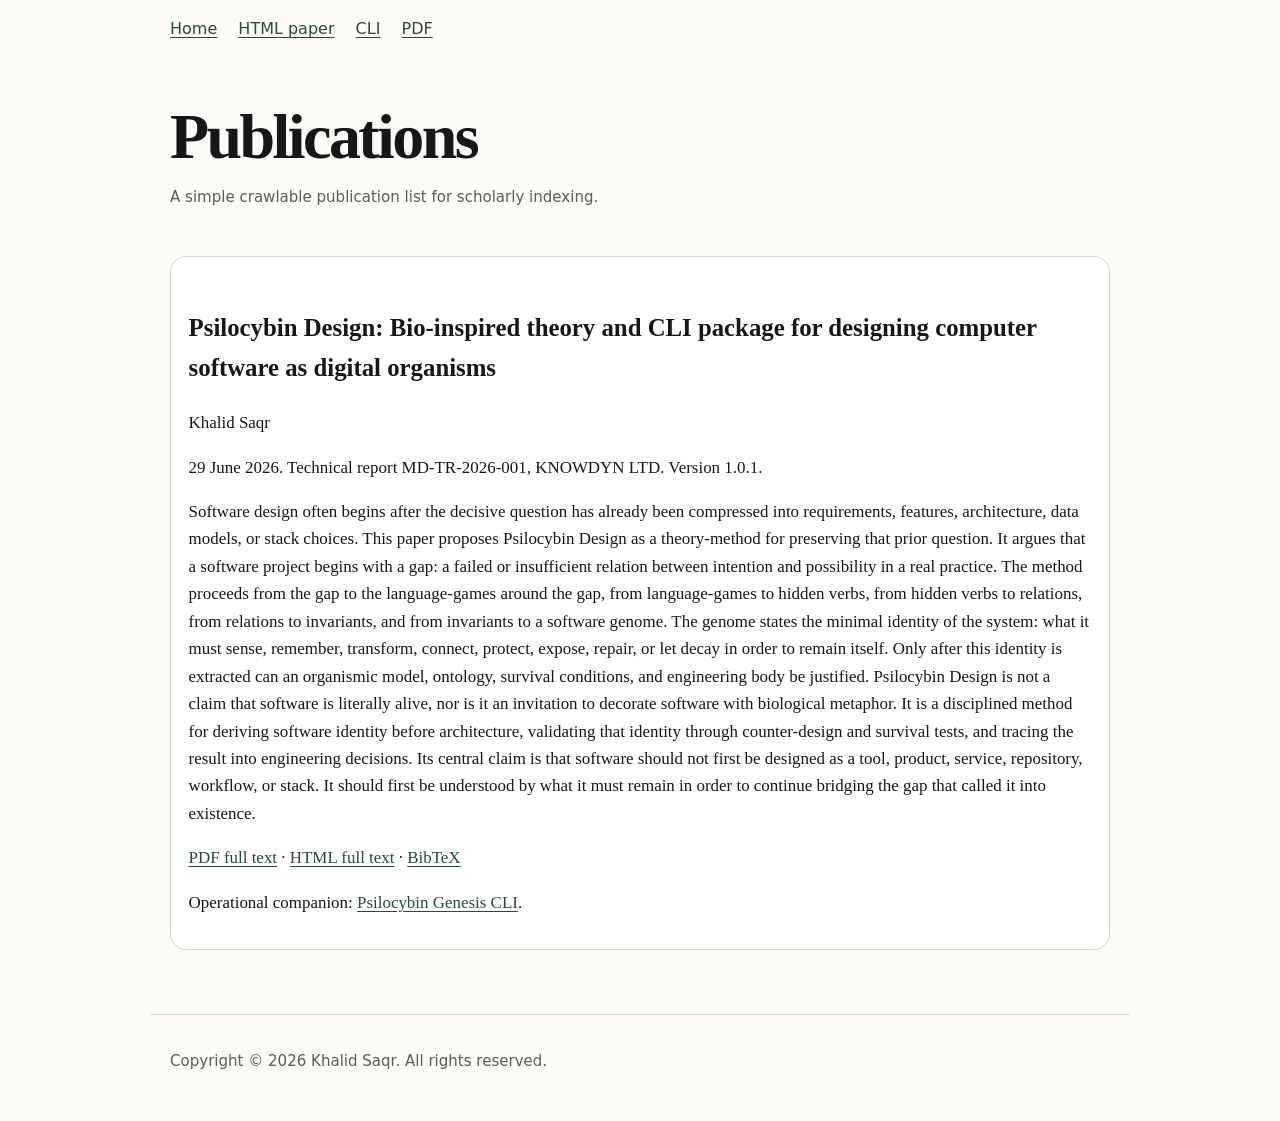
<file: docs/publications.html>
<!doctype html>
<html lang="en">
<head>
<meta charset="utf-8">
<meta name="viewport" content="width=device-width, initial-scale=1">
<title>Psilocybin Design:  Bio-inspired theory and CLI package for designing computer software as digital organisms</title>
<meta name="description" content="Software design often begins after the decisive question has already been compressed into requirements, features, architecture, data models, or stack choices. This paper proposes Psilocybin Design as a theory-method for preserving that prior question. It argues that a software project begins with a ga">
<meta name="author" content="Khalid Saqr">
<meta name="robots" content="index, follow, max-snippet:-1, max-image-preview:large, max-video-preview:-1">
<link rel="canonical" href="https://khalid-saqr.github.io/psilocybin-design-theory/publications.html">
<link rel="stylesheet" href="style.css">
<meta name="citation_title" content="Psilocybin Design:  Bio-inspired theory and CLI package for designing computer software as digital organisms">
<meta name="citation_author" content="Khalid Saqr">
<meta name="citation_publication_date" content="2026/06/29">
<meta name="citation_online_date" content="2026/06/29">
<meta name="citation_technical_report_institution" content="KNOWDYN LTD">
<meta name="citation_technical_report_number" content="MD-TR-2026-001">
<meta name="citation_pdf_url" content="https://khalid-saqr.github.io/psilocybin-design-theory/psilocybin-design-theory.pdf">
<meta name="citation_abstract_html_url" content="https://khalid-saqr.github.io/psilocybin-design-theory/">
<meta name="citation_fulltext_html_url" content="https://khalid-saqr.github.io/psilocybin-design-theory/paper.html">
<meta name="citation_language" content="en">
<meta name="citation_keywords" content="Psilocybin Design; software design theory; software architecture; software identity; decision memory; scientific computing; ontology; survival conditions">
<meta name="DC.title" content="Psilocybin Design:  Bio-inspired theory and CLI package for designing computer software as digital organisms">
<meta name="DC.creator" content="Khalid Saqr">
<meta name="DC.date" content="2026-06-29">
<meta name="DC.issued" content="2026-06-29">
<meta name="DC.type" content="Text.Report">
<meta name="DC.publisher" content="KNOWDYN LTD">
<meta name="DC.identifier" content="https://khalid-saqr.github.io/psilocybin-design-theory/psilocybin-design-theory.pdf">
<meta name="DC.language" content="en">
<meta name="DC.rights" content="Copyright © 2026 Khalid Saqr. All rights reserved. No license granted. Rights managed by KNOWDYN LTD.">
<meta name="prism.title" content="Psilocybin Design:  Bio-inspired theory and CLI package for designing computer software as digital organisms">
<meta name="prism.publicationDate" content="2026-06-29">
<meta name="prism.publicationName" content="Technical report MD-TR-2026-001, KNOWDYN LTD">
<meta property="og:type" content="article">
<meta property="og:title" content="Psilocybin Design:  Bio-inspired theory and CLI package for designing computer software as digital organisms">
<meta property="og:description" content="Software design often begins after the decisive question has already been compressed into requirements, features, architecture, data models, or stack choices. This paper proposes Psilocybin Design as a theory-method for preserving that prior question. It argues that a software project begins with a ga">
<meta property="og:url" content="https://khalid-saqr.github.io/psilocybin-design-theory/publications.html">
<meta property="og:site_name" content="Psilocybin Design Theory">
<meta name="twitter:card" content="summary">
<meta name="twitter:title" content="Psilocybin Design:  Bio-inspired theory and CLI package for designing computer software as digital organisms">
<meta name="twitter:description" content="Software design often begins after the decisive question has already been compressed into requirements, features, architecture, data models, or stack choices. This paper proposes Psilocybin Design as a theory-method for preserving that prior question. It argues that a software project begins with a ga">
<script type="application/ld+json">{"@context": "https://schema.org", "@type": "ScholarlyArticle", "name": "Psilocybin Design:  Bio-inspired theory and CLI package for designing computer software as digital organisms", "headline": "Psilocybin Design:  Bio-inspired theory and CLI package for designing computer software as digital organisms", "author": {"@type": "Person", "name": "Khalid Saqr", "identifier": "https://orcid.org/0000-0002-3058-2705"}, "datePublished": "2026-06-29", "dateModified": "2026-06-29", "version": "1.0.1", "abstract": "Software design often begins after the decisive question has already been compressed into requirements, features, architecture, data models, or stack choices. This paper proposes Psilocybin Design as a theory-method for preserving that prior question. It argues that a software project begins with a gap: a failed or insufficient relation between intention and possibility in a real practice. The method proceeds from the gap to the language-games around the gap, from language-games to hidden verbs, from hidden verbs to relations, from relations to invariants, and from invariants to a software genome. The genome states the minimal identity of the system: what it must sense, remember, transform, connect, protect, expose, repair, or let decay in order to remain itself. Only after this identity is extracted can an organismic model, ontology, survival conditions, and engineering body be justified. Psilocybin Design is not a claim that software is literally alive, nor is it an invitation to decorate software with biological metaphor. It is a disciplined method for deriving software identity before architecture, validating that identity through counter-design and survival tests, and tracing the result into engineering decisions. Its central claim is that software should not first be designed as a tool, product, service, repository, workflow, or stack. It should first be understood by what it must remain in order to continue bridging the gap that called it into existence.", "encoding": [{"@type": "MediaObject", "contentUrl": "https://khalid-saqr.github.io/psilocybin-design-theory/psilocybin-design-theory.pdf", "encodingFormat": "application/pdf"}, {"@type": "MediaObject", "contentUrl": "https://khalid-saqr.github.io/psilocybin-design-theory/paper.html", "encodingFormat": "text/html"}], "publisher": {"@type": "Organization", "name": "KNOWDYN LTD", "email": "ipcontrol@knowdyn.co.uk"}, "copyrightHolder": {"@type": "Person", "name": "Khalid Saqr"}, "copyrightYear": 2026, "license": "All rights reserved; no license granted", "url": "https://khalid-saqr.github.io/psilocybin-design-theory/", "isAccessibleForFree": true, "keywords": ["software design theory", "software architecture", "software identity", "decision memory", "scientific computing", "ontology", "survival conditions"]}</script>
</head>
<body>
<nav><a href="./">Home</a> <a href="paper.html">HTML paper</a> <a href="cli.html">CLI</a> <a href="psilocybin-design-theory.pdf">PDF</a></nav>
<header><h1>Publications</h1><p class="meta">A simple crawlable publication list for scholarly indexing.</p></header>
<main><article class="card"><h2 class="citation_title">Psilocybin Design:  Bio-inspired theory and CLI package for designing computer software as digital organisms</h2><p class="citation_author">Khalid Saqr</p><p>29 June 2026. Technical report MD-TR-2026-001, KNOWDYN LTD. Version 1.0.1.</p><p>Software design often begins after the decisive question has already been compressed into requirements, features, architecture, data models, or stack choices. This paper proposes Psilocybin Design as a theory-method for preserving that prior question. It argues that a software project begins with a gap: a failed or insufficient relation between intention and possibility in a real practice. The method proceeds from the gap to the language-games around the gap, from language-games to hidden verbs, from hidden verbs to relations, from relations to invariants, and from invariants to a software genome. The genome states the minimal identity of the system: what it must sense, remember, transform, connect, protect, expose, repair, or let decay in order to remain itself. Only after this identity is extracted can an organismic model, ontology, survival conditions, and engineering body be justified. Psilocybin Design is not a claim that software is literally alive, nor is it an invitation to decorate software with biological metaphor. It is a disciplined method for deriving software identity before architecture, validating that identity through counter-design and survival tests, and tracing the result into engineering decisions. Its central claim is that software should not first be designed as a tool, product, service, repository, workflow, or stack. It should first be understood by what it must remain in order to continue bridging the gap that called it into existence.</p><p><a href="psilocybin-design-theory.pdf">PDF full text</a> · <a href="paper.html">HTML full text</a> · <a href="metadata/citation.bib">BibTeX</a></p><p>Operational companion: <a href="cli.html">Psilocybin Genesis CLI</a>.</p></article></main>
<footer><p class="small">Copyright © 2026 Khalid Saqr. All rights reserved.</p></footer>
</body></html>
</file>
<file: docs/style.css>
/* Psilocybin Design Theory - scholarly GitHub Pages site */
:root { color-scheme: light dark; --bg: #fbfaf7; --fg: #171717; --muted: #5c5c5c; --card: #ffffff; --border: #d9d5ca; --accent: #284b3a; --code: #f1eee7; }
@media (prefers-color-scheme: dark) { :root { --bg: #111310; --fg: #f1f1ed; --muted: #b9b9b0; --card: #181b16; --border: #36392f; --accent: #9fc6ad; --code: #20241f; } }
* { box-sizing: border-box; }
body { margin: 0; background: var(--bg); color: var(--fg); font-family: ui-serif, Georgia, Cambria, "Times New Roman", Times, serif; line-height: 1.62; }
main, header, footer, nav { max-width: 980px; margin: 0 auto; padding: 0 1.25rem; }
header { padding-top: 4rem; padding-bottom: 2rem; }
nav { padding-top: 1rem; font-family: ui-sans-serif, system-ui, -apple-system, BlinkMacSystemFont, "Segoe UI", sans-serif; }
nav a { margin-right: 1rem; white-space: nowrap; }
h1 { font-size: clamp(2.2rem, 5vw, 4.6rem); line-height: 0.98; letter-spacing: -0.04em; margin: 0 0 1rem; }
h2 { margin-top: 2.2rem; font-size: 1.55rem; }
h3 { margin-top: 1.6rem; }
p, li { font-size: 1.06rem; }
a { color: var(--accent); text-underline-offset: 0.18em; }
.kicker { color: var(--accent); text-transform: uppercase; letter-spacing: 0.12em; font: 700 0.78rem ui-sans-serif, system-ui, sans-serif; }
.meta, .small { color: var(--muted); font-family: ui-sans-serif, system-ui, sans-serif; font-size: 0.94rem; }
.abstract { background: var(--card); border: 1px solid var(--border); border-radius: 18px; padding: 1.2rem 1.35rem; }
.actions { display: flex; flex-wrap: wrap; gap: 0.75rem; margin: 1.5rem 0; }
.button { display: inline-block; border: 1px solid var(--accent); border-radius: 999px; padding: 0.7rem 1rem; font-family: ui-sans-serif, system-ui, sans-serif; text-decoration: none; }
.button.primary { background: var(--accent); color: var(--bg); }
.grid { display: grid; grid-template-columns: repeat(auto-fit, minmax(260px, 1fr)); gap: 1rem; }
.card { background: var(--card); border: 1px solid var(--border); border-radius: 16px; padding: 1rem 1.1rem; }
pre { background: var(--code); padding: 1rem; overflow-x: auto; border-radius: 12px; border: 1px solid var(--border); }
code { font-family: ui-monospace, SFMono-Regular, Menlo, Consolas, monospace; }
footer { margin-top: 4rem; padding-bottom: 2rem; border-top: 1px solid var(--border); padding-top: 1.2rem; }
.paper { max-width: 900px; }
.paper h1 { font-size: 2.4rem; line-height: 1.1; }
.paper table { border-collapse: collapse; max-width: 100%; display: block; overflow-x: auto; }
.paper th, .paper td { border: 1px solid var(--border); padding: 0.45rem; vertical-align: top; }
.paper .author { font-size: 1.2rem; color: var(--muted); }
</file>
